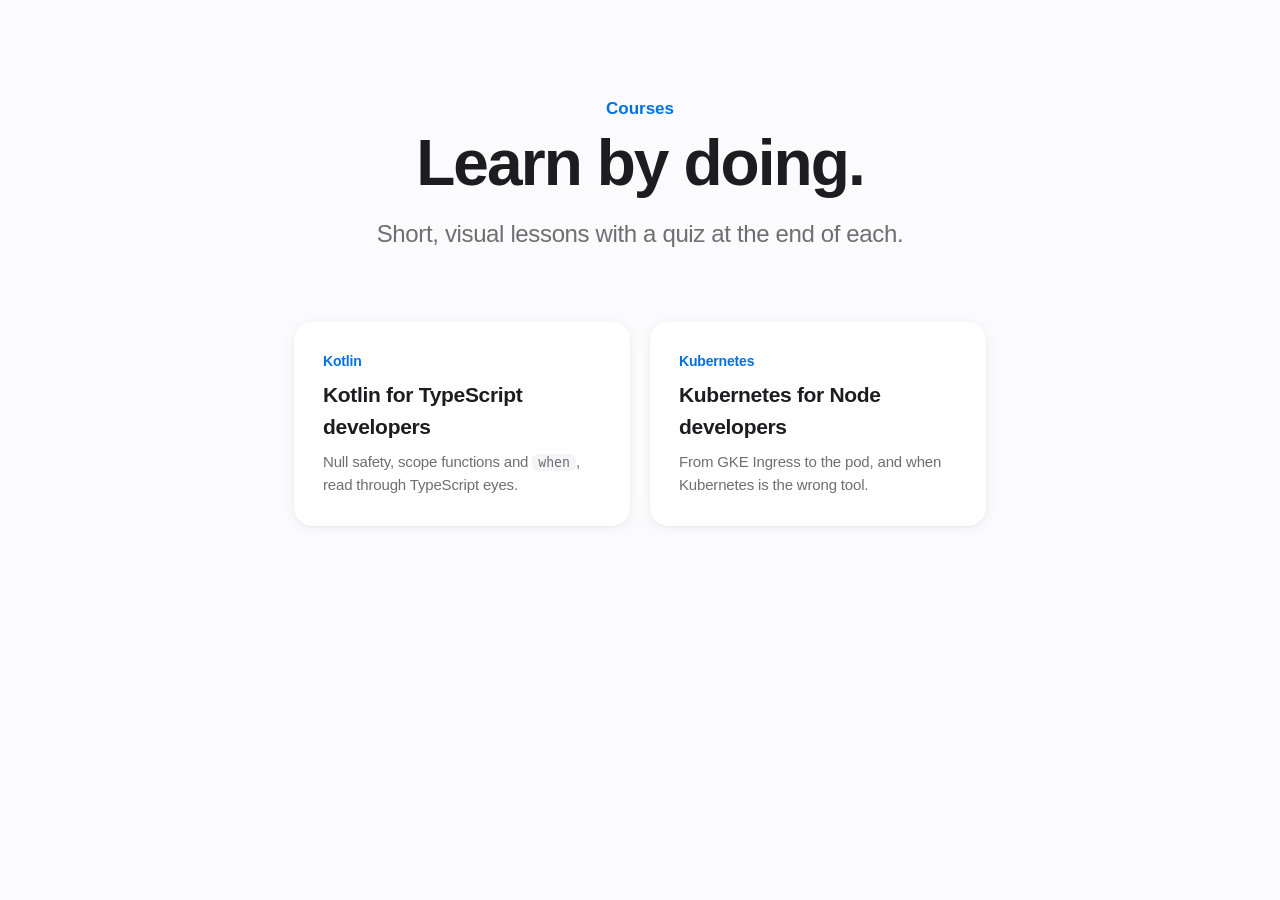
<file: index.html>
<!doctype html>
<html lang="en">
<head>
<meta charset="utf-8">
<meta name="viewport" content="width=device-width, initial-scale=1">
<title>Courses</title>
<link rel="stylesheet" href="assets/course.css">
</head>
<body>
<main>
<header class="hero">
  <p class="eyebrow">Courses</p>
  <h1>Learn by doing.</h1>
  <p class="lede">Short, visual lessons with a quiz at the end of each.</p>
</header>
<section class="prose">
  <div class="grid grid-2">
    <a class="card" href="kotlin/index.html">
      <div class="num">Kotlin</div>
      <h3>Kotlin for TypeScript developers</h3>
      <p>Null safety, scope functions and <code>when</code>, read through TypeScript eyes.</p>
    </a>
    <a class="card" href="kubernetes/index.html">
      <div class="num">Kubernetes</div>
      <h3>Kubernetes for Node developers</h3>
      <p>From GKE Ingress to the pod, and when Kubernetes is the wrong tool.</p>
    </a>
  </div>
</section>
</main>
</body>
</html>
</file>
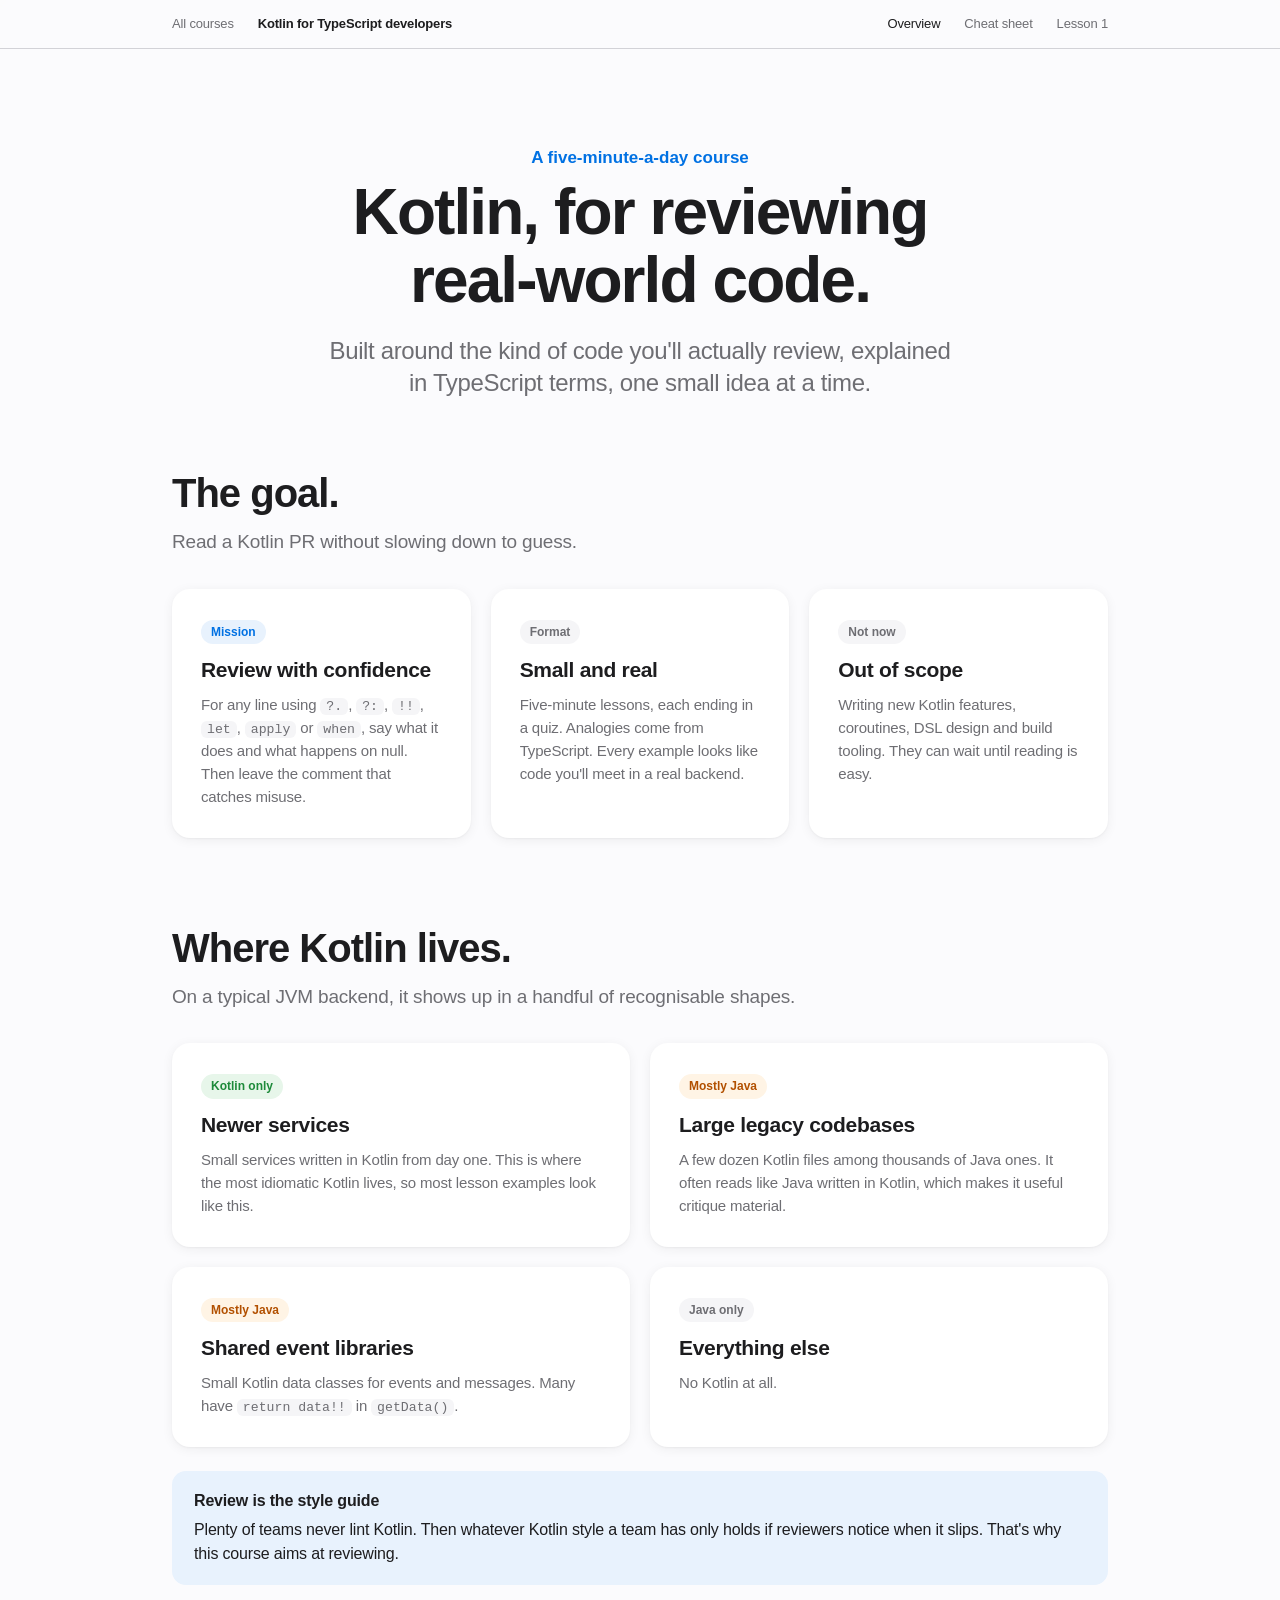
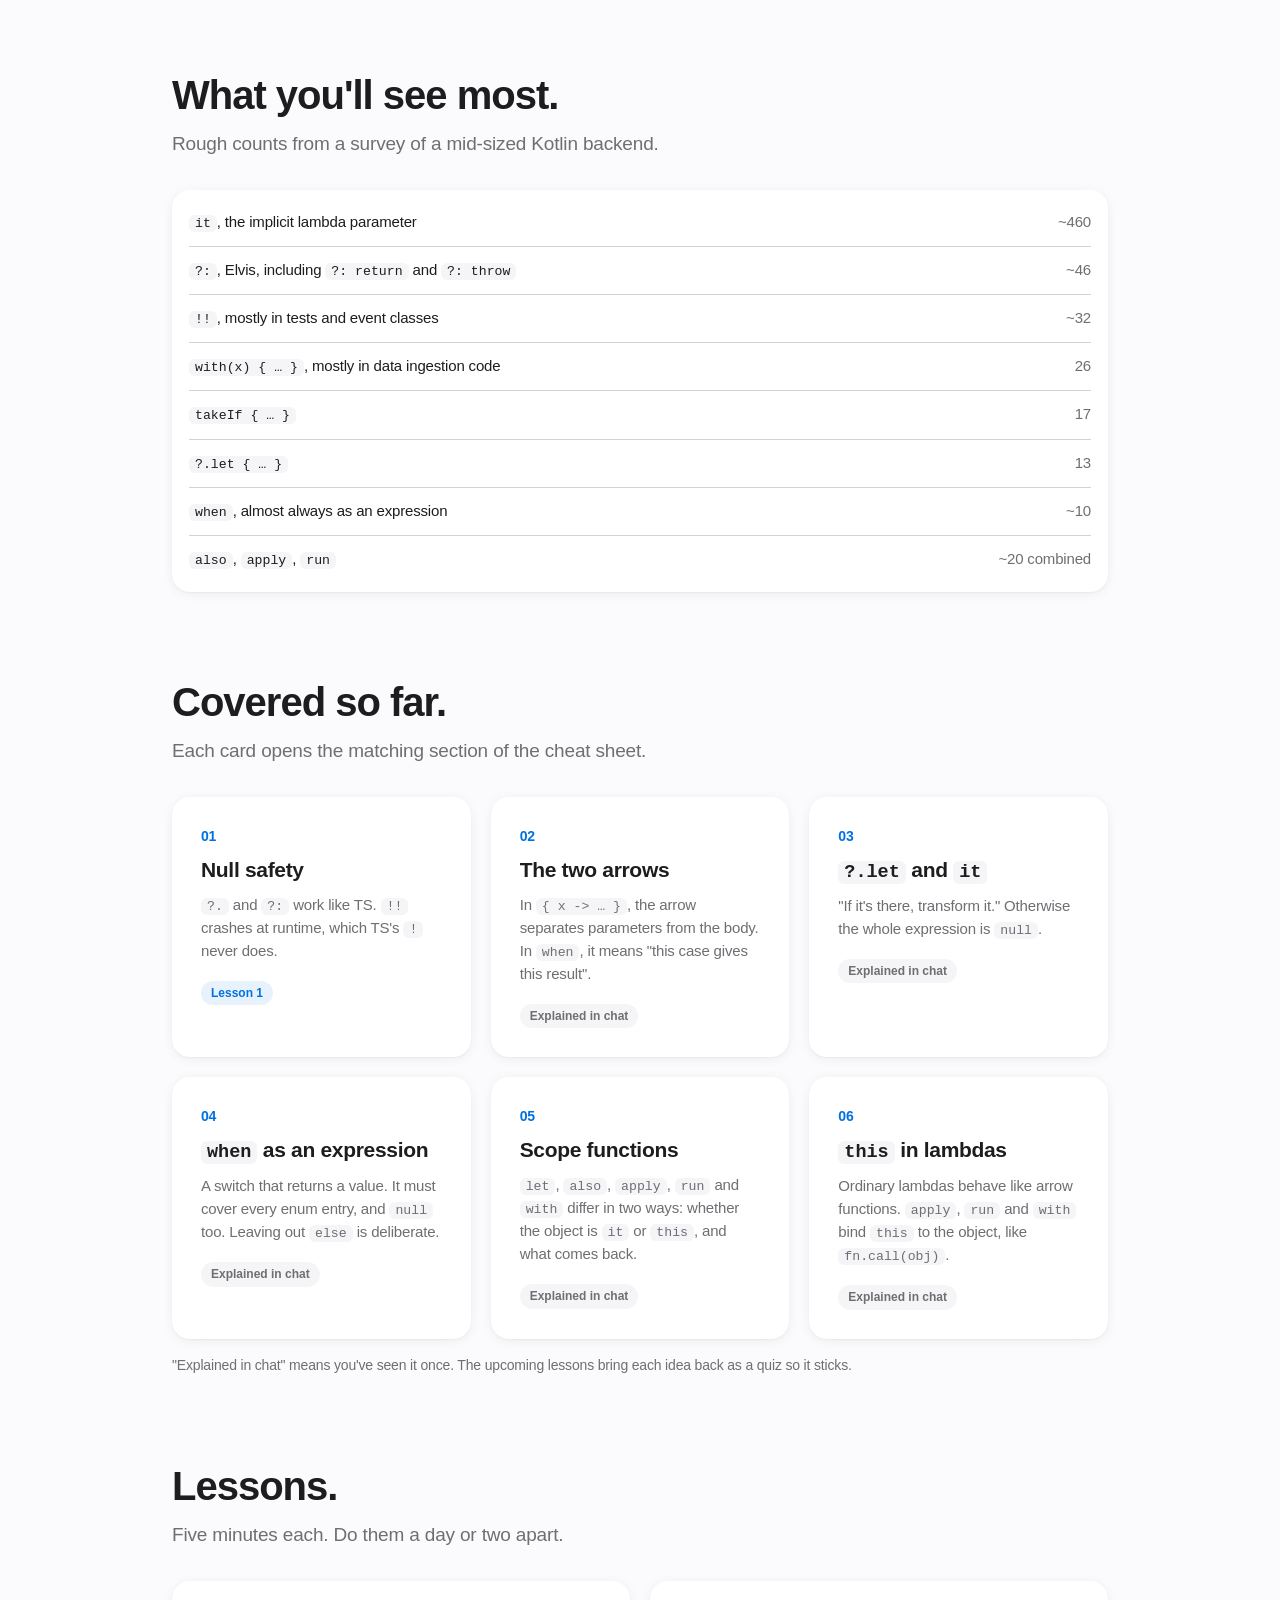
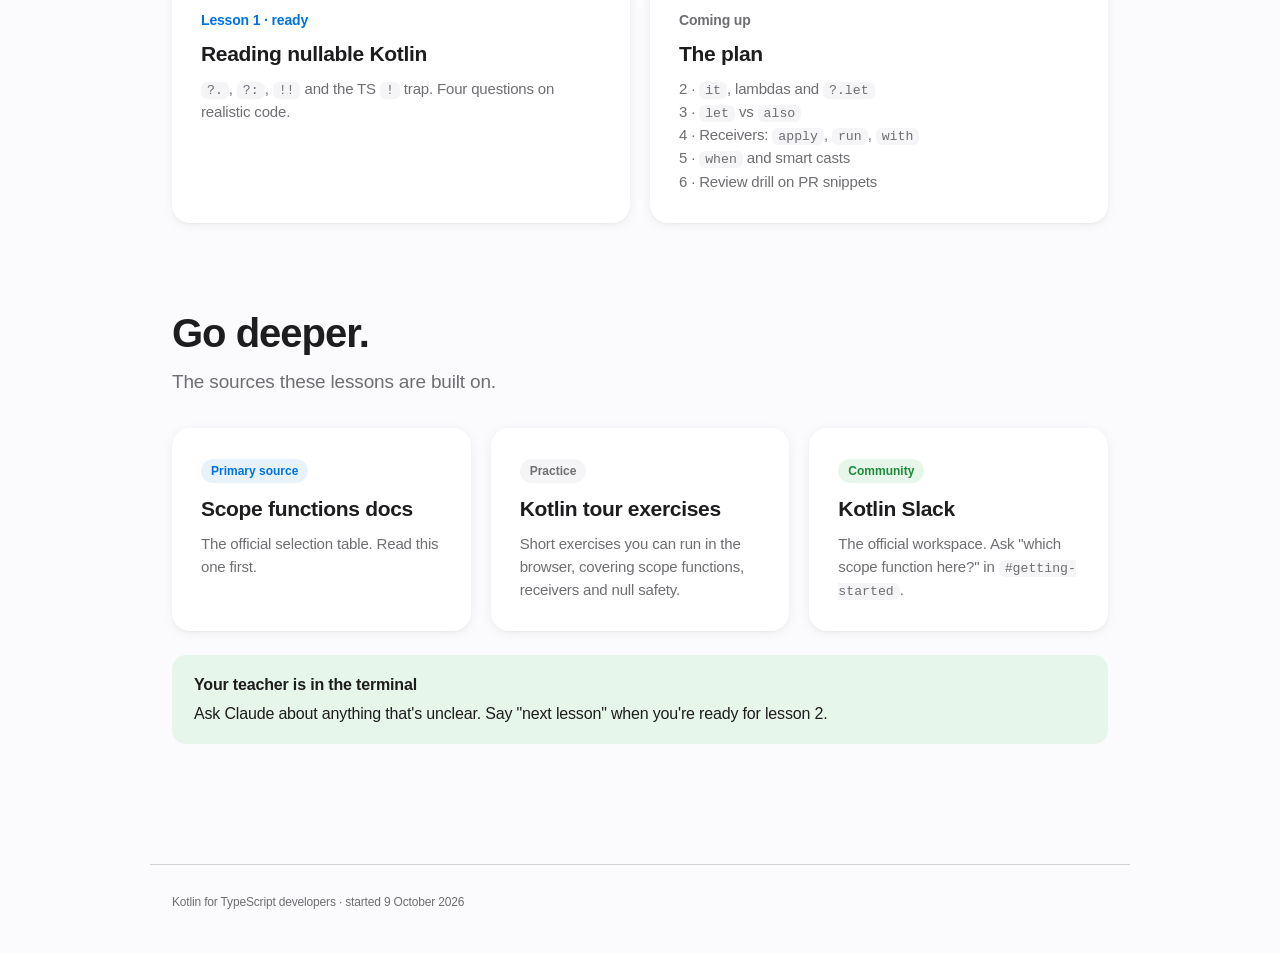
<file: kotlin/index.html>
<!doctype html>
<html lang="en">
<head>
<meta charset="utf-8">
<meta name="viewport" content="width=device-width, initial-scale=1">
<title>Kotlin for TypeScript developers</title>
<link rel="stylesheet" href="../assets/course.css">
</head>
<body>
<nav class="nav"><div class="nav-inner">
  <a href="../index.html">All courses</a>
  <a class="brand" href="index.html">Kotlin for TypeScript developers</a>
  <a class="current" href="index.html">Overview</a>
  <a href="reference/kotlin-cheatsheet.html">Cheat sheet</a>
  <a href="lessons/0001-reading-nullable-kotlin.html">Lesson 1</a>
</div></nav>

<main>
<header class="hero">
  <p class="eyebrow">A five-minute-a-day course</p>
  <h1>Kotlin, for reviewing<br>real-world code.</h1>
  <p class="lede">Built around the kind of code you'll actually review, explained in TypeScript terms, one small idea at a time.</p>
</header>

<section>
  <h2>The goal.</h2>
  <p class="sub">Read a Kotlin PR without slowing down to guess.</p>
  <div class="grid grid-3">
    <div class="card">
      <span class="pill blue">Mission</span>
      <h3>Review with confidence</h3>
      <p>For any line using <code>?.</code>, <code>?:</code>, <code>!!</code>, <code>let</code>, <code>apply</code> or <code>when</code>, say what it does and what happens on null. Then leave the comment that catches misuse.</p>
    </div>
    <div class="card">
      <span class="pill">Format</span>
      <h3>Small and real</h3>
      <p>Five-minute lessons, each ending in a quiz. Analogies come from TypeScript. Every example looks like code you'll meet in a real backend.</p>
    </div>
    <div class="card">
      <span class="pill">Not now</span>
      <h3>Out of scope</h3>
      <p>Writing new Kotlin features, coroutines, DSL design and build tooling. They can wait until reading is easy.</p>
    </div>
  </div>
</section>

<section>
  <h2>Where Kotlin lives.</h2>
  <p class="sub">On a typical JVM backend, it shows up in a handful of recognisable shapes.</p>
  <div class="grid grid-2">
    <div class="card">
      <span class="pill green">Kotlin only</span>
      <h3>Newer services</h3>
      <p>Small services written in Kotlin from day one. This is where the most idiomatic Kotlin lives, so most lesson examples look like this.</p>
    </div>
    <div class="card">
      <span class="pill orange">Mostly Java</span>
      <h3>Large legacy codebases</h3>
      <p>A few dozen Kotlin files among thousands of Java ones. It often reads like Java written in Kotlin, which makes it useful critique material.</p>
    </div>
    <div class="card">
      <span class="pill orange">Mostly Java</span>
      <h3>Shared event libraries</h3>
      <p>Small Kotlin data classes for events and messages. Many have <code>return data!!</code> in <code>getData()</code>.</p>
    </div>
    <div class="card">
      <span class="pill">Java only</span>
      <h3>Everything else</h3>
      <p>No Kotlin at all.</p>
    </div>
  </div>
  <div class="callout">
    <span class="label">Review is the style guide</span>
    Plenty of teams never lint Kotlin. Then whatever Kotlin style a team has only holds if reviewers notice when it slips. That's why this course aims at reviewing.
  </div>
</section>

<section>
  <h2>What you'll see most.</h2>
  <p class="sub">Rough counts from a survey of a mid-sized Kotlin backend.</p>
  <div class="card table-card">
    <ul class="rank">
      <li><span><code>it</code>, the implicit lambda parameter</span><span class="n">~460</span></li>
      <li><span><code>?:</code>, Elvis, including <code>?: return</code> and <code>?: throw</code></span><span class="n">~46</span></li>
      <li><span><code>!!</code>, mostly in tests and event classes</span><span class="n">~32</span></li>
      <li><span><code>with(x) { … }</code>, mostly in data ingestion code</span><span class="n">26</span></li>
      <li><span><code>takeIf { … }</code></span><span class="n">17</span></li>
      <li><span><code>?.let { … }</code></span><span class="n">13</span></li>
      <li><span><code>when</code>, almost always as an expression</span><span class="n">~10</span></li>
      <li><span><code>also</code>, <code>apply</code>, <code>run</code></span><span class="n">~20 combined</span></li>
    </ul>
  </div>
</section>

<section>
  <h2>Covered so far.</h2>
  <p class="sub">Each card opens the matching section of the cheat sheet.</p>
  <div class="grid grid-3">
    <a class="card" href="reference/kotlin-cheatsheet.html#null-safety">
      <div class="num">01</div>
      <h3>Null safety</h3>
      <p><code>?.</code> and <code>?:</code> work like TS. <code>!!</code> crashes at runtime, which TS's <code>!</code> never does.</p>
      <span class="pill blue">Lesson 1</span>
    </a>
    <a class="card" href="reference/kotlin-cheatsheet.html#arrows">
      <div class="num">02</div>
      <h3>The two arrows</h3>
      <p>In <code>{ x -> … }</code>, the arrow separates parameters from the body. In <code>when</code>, it means "this case gives this result".</p>
      <span class="pill">Explained in chat</span>
    </a>
    <a class="card" href="reference/kotlin-cheatsheet.html#let">
      <div class="num">03</div>
      <h3><code>?.let</code> and <code>it</code></h3>
      <p>"If it's there, transform it." Otherwise the whole expression is <code>null</code>.</p>
      <span class="pill">Explained in chat</span>
    </a>
    <a class="card" href="reference/kotlin-cheatsheet.html#when">
      <div class="num">04</div>
      <h3><code>when</code> as an expression</h3>
      <p>A switch that returns a value. It must cover every enum entry, and <code>null</code> too. Leaving out <code>else</code> is deliberate.</p>
      <span class="pill">Explained in chat</span>
    </a>
    <a class="card" href="reference/kotlin-cheatsheet.html#scope-functions">
      <div class="num">05</div>
      <h3>Scope functions</h3>
      <p><code>let</code>, <code>also</code>, <code>apply</code>, <code>run</code> and <code>with</code> differ in two ways: whether the object is <code>it</code> or <code>this</code>, and what comes back.</p>
      <span class="pill">Explained in chat</span>
    </a>
    <a class="card" href="reference/kotlin-cheatsheet.html#this">
      <div class="num">06</div>
      <h3><code>this</code> in lambdas</h3>
      <p>Ordinary lambdas behave like arrow functions. <code>apply</code>, <code>run</code> and <code>with</code> bind <code>this</code> to the object, like <code>fn.call(obj)</code>.</p>
      <span class="pill">Explained in chat</span>
    </a>
  </div>
  <p class="small muted" style="margin-top:16px">"Explained in chat" means you've seen it once. The upcoming lessons bring each idea back as a quiz so it sticks.</p>
</section>

<section>
  <h2>Lessons.</h2>
  <p class="sub">Five minutes each. Do them a day or two apart.</p>
  <div class="grid grid-2">
    <a class="card" href="lessons/0001-reading-nullable-kotlin.html">
      <div class="num">Lesson 1 · ready</div>
      <h3>Reading nullable Kotlin</h3>
      <p><code>?.</code>, <code>?:</code>, <code>!!</code> and the TS <code>!</code> trap. Four questions on realistic code.</p>
    </a>
    <div class="card">
      <div class="num" style="color:var(--text-2)">Coming up</div>
      <h3>The plan</h3>
      <p>2 · <code>it</code>, lambdas and <code>?.let</code><br>3 · <code>let</code> vs <code>also</code><br>4 · Receivers: <code>apply</code>, <code>run</code>, <code>with</code><br>5 · <code>when</code> and smart casts<br>6 · Review drill on PR snippets</p>
    </div>
  </div>
</section>

<section>
  <h2>Go deeper.</h2>
  <p class="sub">The sources these lessons are built on.</p>
  <div class="grid grid-3">
    <a class="card" href="https://kotlinlang.org/docs/scope-functions.html#function-selection">
      <span class="pill blue">Primary source</span>
      <h3>Scope functions docs</h3>
      <p>The official selection table. Read this one first.</p>
    </a>
    <a class="card" href="https://kotlinlang.org/docs/kotlin-tour-intermediate-scope-functions.html">
      <span class="pill">Practice</span>
      <h3>Kotlin tour exercises</h3>
      <p>Short exercises you can run in the browser, covering scope functions, receivers and null safety.</p>
    </a>
    <a class="card" href="https://surveys.jetbrains.com/s3/kotlin-slack-sign-up">
      <span class="pill green">Community</span>
      <h3>Kotlin Slack</h3>
      <p>The official workspace. Ask "which scope function here?" in <code>#getting-started</code>.</p>
    </a>
  </div>
  <div class="callout good">
    <span class="label">Your teacher is in the terminal</span>
    Ask Claude about anything that's unclear. Say "next lesson" when you're ready for lesson 2.
  </div>
</section>
</main>

<footer>Kotlin for TypeScript developers · started 9 October 2026</footer>
</body>
</html>
</file>
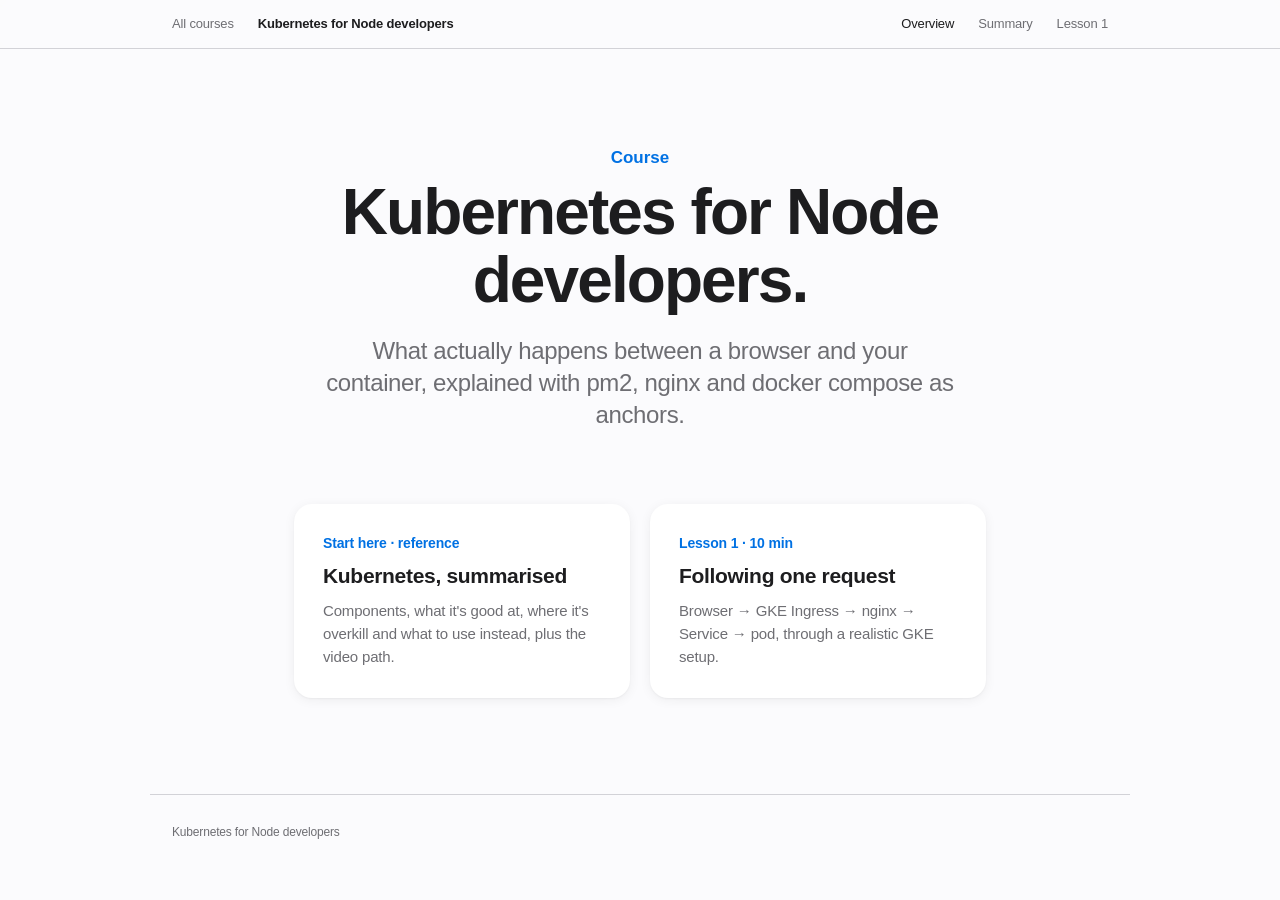
<file: kubernetes/index.html>
<!doctype html>
<html lang="en">
<head>
<meta charset="utf-8">
<meta name="viewport" content="width=device-width, initial-scale=1">
<title>Kubernetes for Node developers</title>
<link rel="stylesheet" href="../assets/course.css">
</head>
<body>
<nav class="nav"><div class="nav-inner">
  <a href="../index.html">All courses</a>
  <a class="brand" href="index.html">Kubernetes for Node developers</a>
  <a class="current" href="index.html">Overview</a>
  <a href="reference/kubernetes-summary.html">Summary</a>
  <a href="lessons/0001-following-a-request.html">Lesson 1</a>
</div></nav>
<main>
<header class="hero">
  <p class="eyebrow">Course</p>
  <h1>Kubernetes for Node developers.</h1>
  <p class="lede">What actually happens between a browser and your container, explained with pm2, nginx and docker compose as anchors.</p>
</header>
<section class="prose">
  <div class="grid grid-2">
    <a class="card" href="reference/kubernetes-summary.html">
      <div class="num">Start here · reference</div>
      <h3>Kubernetes, summarised</h3>
      <p>Components, what it's good at, where it's overkill and what to use instead, plus the video path.</p>
    </a>
    <a class="card" href="lessons/0001-following-a-request.html">
      <div class="num">Lesson 1 · 10 min</div>
      <h3>Following one request</h3>
      <p>Browser → GKE Ingress → nginx → Service → pod, through a realistic GKE setup.</p>
    </a>
  </div>
</section>
</main>
<footer>Kubernetes for Node developers</footer>
</body>
</html>
</file>
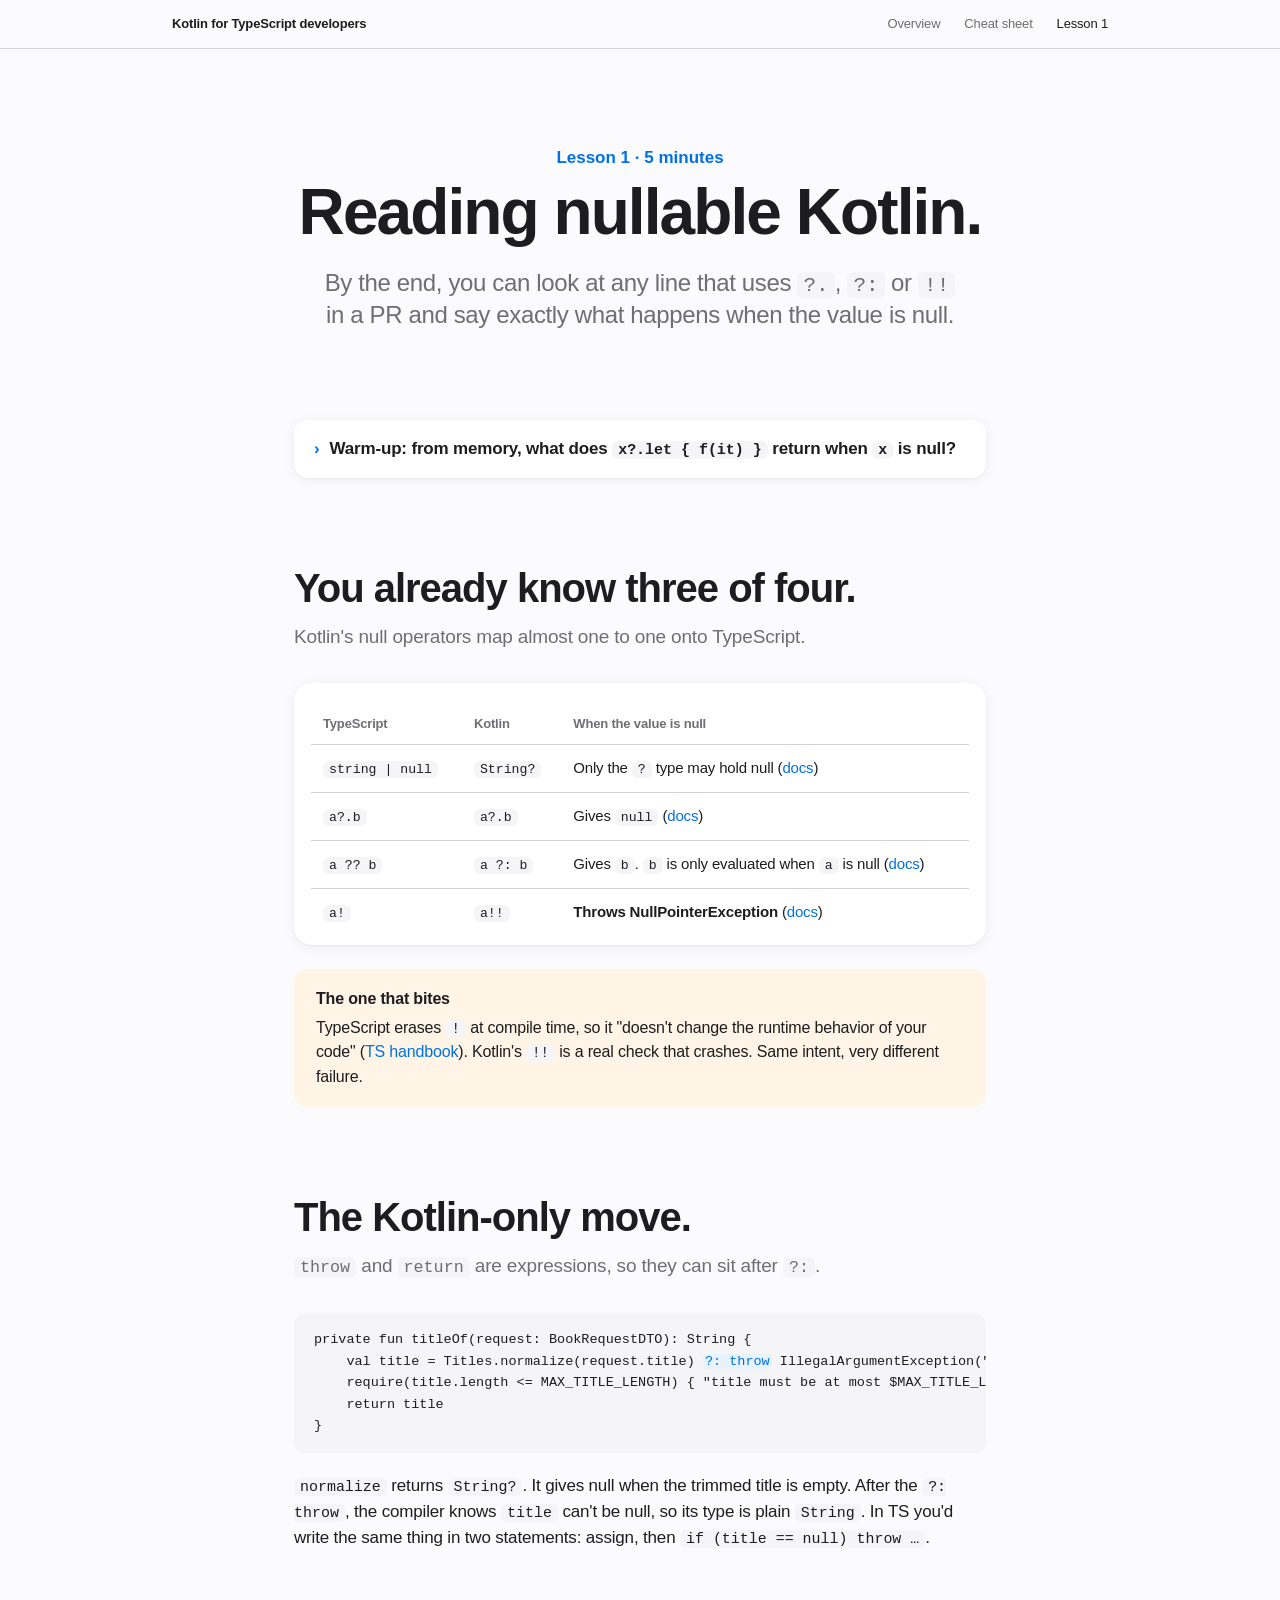
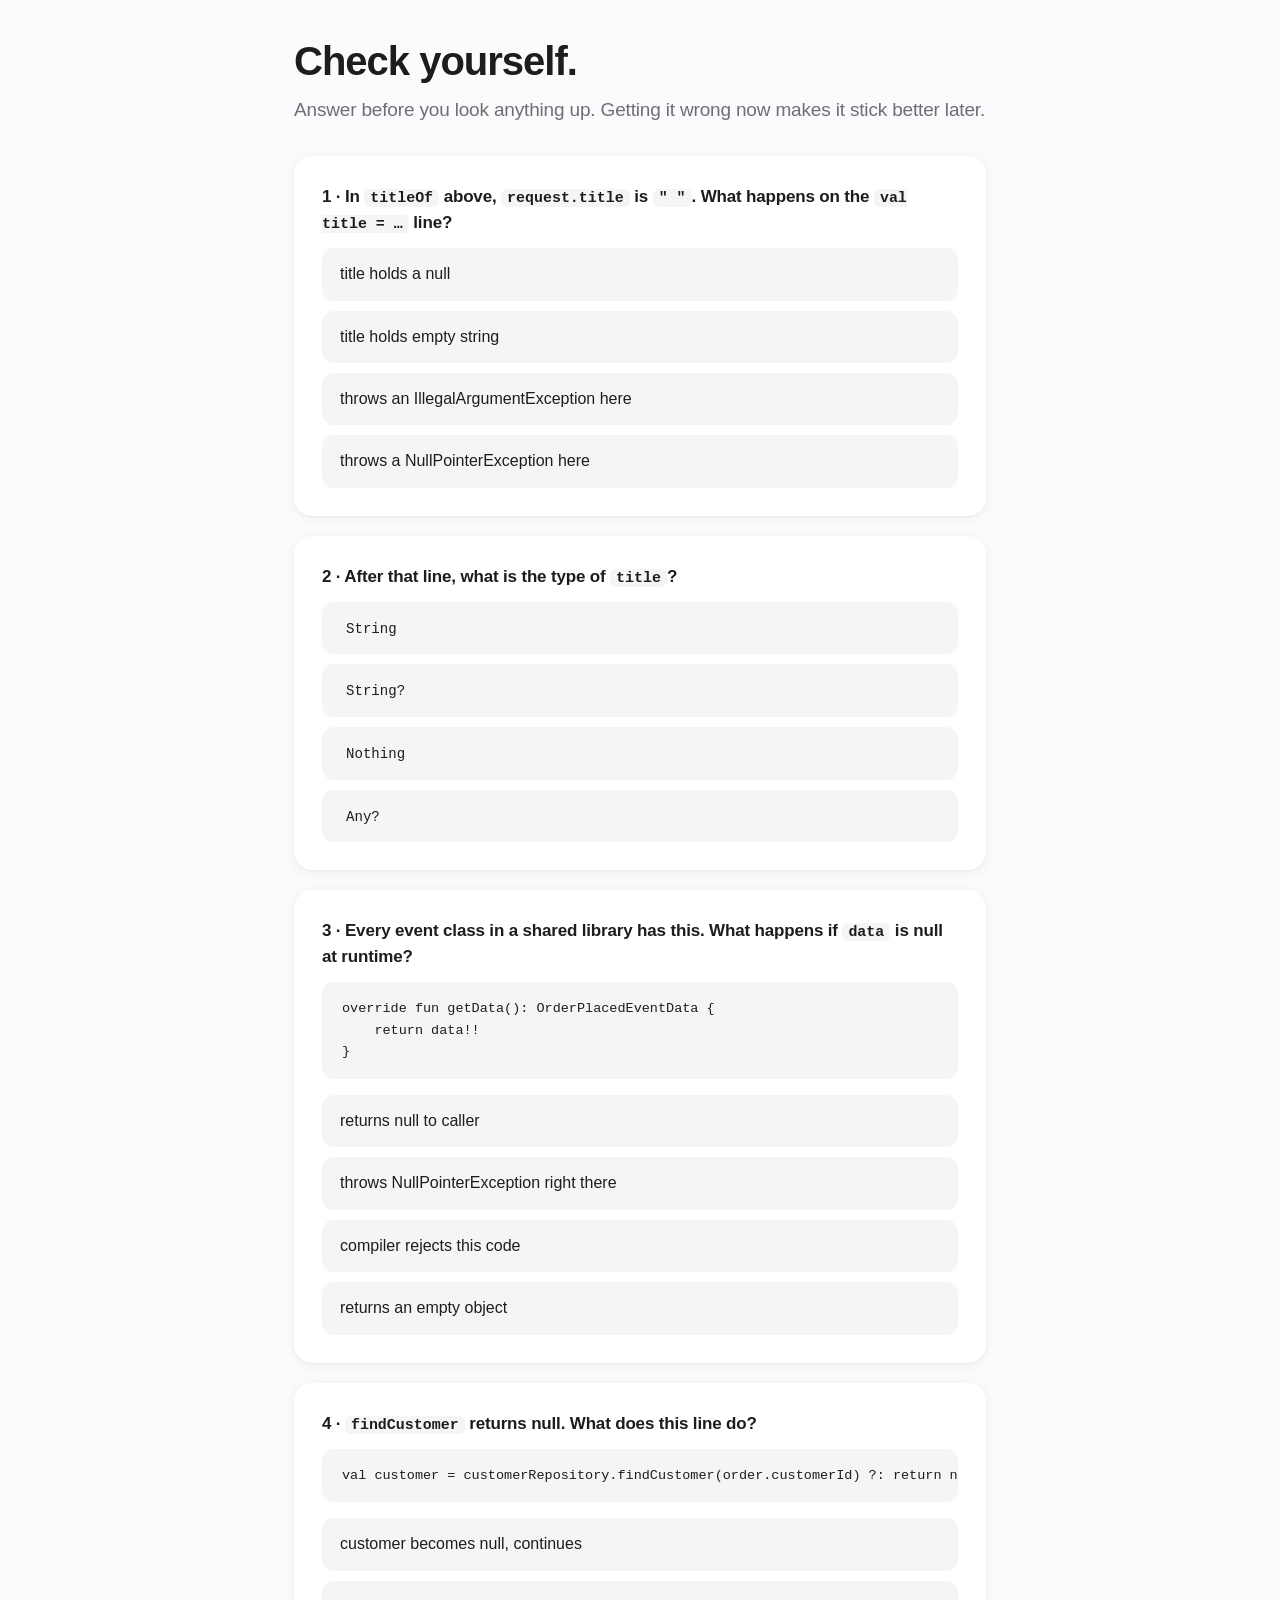
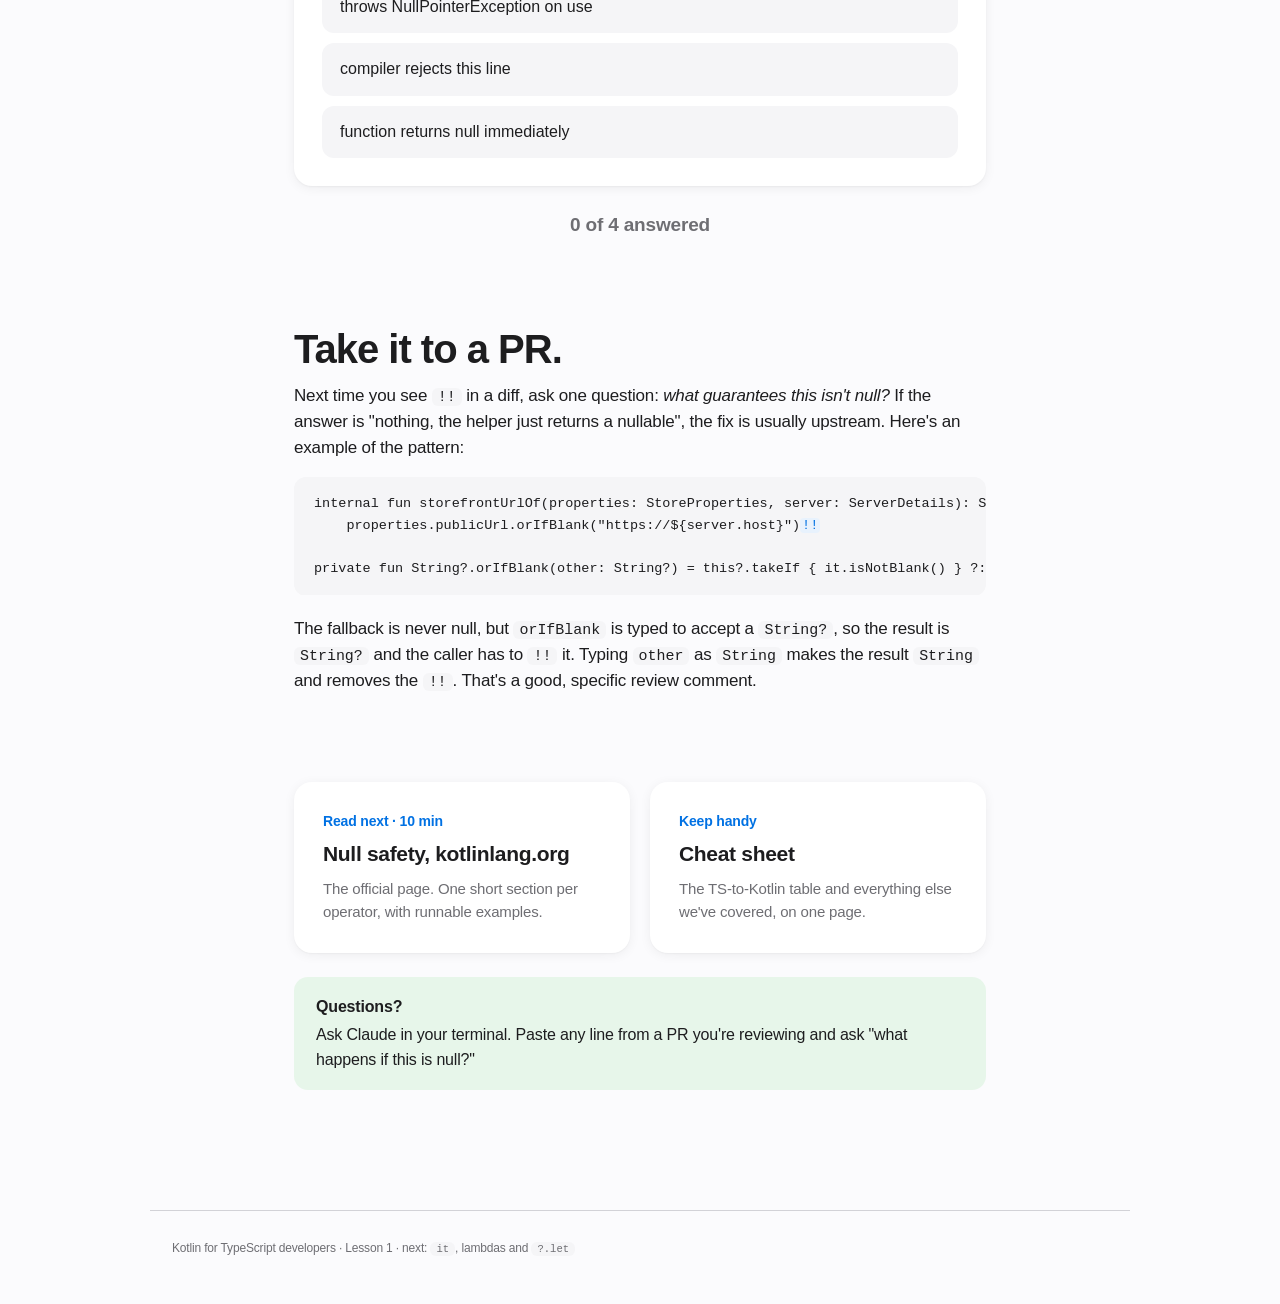
<file: kotlin/lessons/0001-reading-nullable-kotlin.html>
<!doctype html>
<html lang="en">
<head>
<meta charset="utf-8">
<meta name="viewport" content="width=device-width, initial-scale=1">
<title>Lesson 1 · Reading nullable Kotlin</title>
<link rel="stylesheet" href="../../assets/course.css">
<script src="../../assets/quiz.js" defer></script>
</head>
<body>
<nav class="nav"><div class="nav-inner">
  <a class="brand" href="../index.html">Kotlin for TypeScript developers</a>
  <a href="../index.html">Overview</a>
  <a href="../reference/kotlin-cheatsheet.html">Cheat sheet</a>
  <a class="current" href="0001-reading-nullable-kotlin.html">Lesson 1</a>
</div></nav>

<main>
<header class="hero">
  <p class="eyebrow">Lesson 1 · 5 minutes</p>
  <h1>Reading nullable Kotlin.</h1>
  <p class="lede">By the end, you can look at any line that uses <code>?.</code>, <code>?:</code> or <code>!!</code> in a PR and say exactly what happens when the value is null.</p>
</header>

<section class="prose">
  <details>
    <summary>Warm-up: from memory, what does <code>x?.let { f(it) }</code> return when <code>x</code> is null?</summary>
    <p><code>null</code>. The <code>?.</code> stops the chain before <code>let</code> runs, so <code>f</code> is never called. When <code>x</code> isn't null, you get whatever <code>f(x)</code> returns.</p>
  </details>
</section>

<section class="prose">
  <h2>You already know three of four.</h2>
  <p class="sub">Kotlin's null operators map almost one to one onto TypeScript.</p>
  <div class="card table-card">
  <table>
    <tr><th>TypeScript</th><th>Kotlin</th><th>When the value is null</th></tr>
    <tr><td><code>string | null</code></td><td><code>String?</code></td><td>Only the <code>?</code> type may hold null (<a href="https://kotlinlang.org/docs/null-safety.html#nullable-types-and-non-nullable-types">docs</a>)</td></tr>
    <tr><td><code>a?.b</code></td><td><code>a?.b</code></td><td>Gives <code>null</code> (<a href="https://kotlinlang.org/docs/null-safety.html#safe-call-operator">docs</a>)</td></tr>
    <tr><td><code>a ?? b</code></td><td><code>a ?: b</code></td><td>Gives <code>b</code>. <code>b</code> is only evaluated when <code>a</code> is null (<a href="https://kotlinlang.org/docs/null-safety.html#elvis-operator">docs</a>)</td></tr>
    <tr><td><code>a!</code></td><td><code>a!!</code></td><td><strong>Throws NullPointerException</strong> (<a href="https://kotlinlang.org/docs/null-safety.html#not-null-assertion-operator">docs</a>)</td></tr>
  </table>
  </div>
  <div class="callout warn">
    <span class="label">The one that bites</span>
    TypeScript erases <code>!</code> at compile time, so it "doesn't change the runtime behavior of your code" (<a href="https://www.typescriptlang.org/docs/handbook/2/everyday-types.html#non-null-assertion-operator-postfix-">TS handbook</a>). Kotlin's <code>!!</code> is a real check that crashes. Same intent, very different failure.
  </div>
</section>

<section class="prose">
  <h2>The Kotlin-only move.</h2>
  <p class="sub"><code>throw</code> and <code>return</code> are expressions, so they can sit after <code>?:</code>.</p>
  <pre><code>private fun titleOf(request: BookRequestDTO): String {
    val title = Titles.normalize(request.title) <mark>?: throw</mark> IllegalArgumentException("title must not be blank")
    require(title.length <= MAX_TITLE_LENGTH) { "title must be at most $MAX_TITLE_LENGTH characters" }
    return title
}</code></pre>
  <p><code>normalize</code> returns <code>String?</code>. It gives null when the trimmed title is empty. After the <code>?: throw</code>, the compiler knows <code>title</code> can't be null, so its type is plain <code>String</code>. In TS you'd write the same thing in two statements: assign, then <code>if (title == null) throw …</code>.</p>
</section>

<section class="prose">
  <h2>Check yourself.</h2>
  <p class="sub">Answer before you look anything up. Getting it wrong now makes it stick better later.</p>

  <div class="quiz" data-answer="2">
    <p class="q">1 · In <code>titleOf</code> above, <code>request.title</code> is <code>"   "</code>. What happens on the <code>val title = …</code> line?</p>
    <ol class="options">
      <li><button>title holds a null</button></li>
      <li><button>title holds empty string</button></li>
      <li><button>throws an IllegalArgumentException here</button></li>
      <li><button>throws a NullPointerException here</button></li>
    </ol>
    <div class="feedback">The trimmed title is empty, so <code>normalize</code> returns <code>null</code>. The right side of <code>?:</code> runs, and that's the <code>throw</code>. Nothing is dereferenced, so there's no NPE.</div>
  </div>

  <div class="quiz" data-answer="0">
    <p class="q">2 · After that line, what is the type of <code>title</code>?</p>
    <ol class="options">
      <li><button><code>String</code></button></li>
      <li><button><code>String?</code></button></li>
      <li><button><code>Nothing</code></button></li>
      <li><button><code>Any?</code></button></li>
    </ol>
    <div class="feedback">The only way past the line with a value is the non-null branch, so Kotlin types it <code>String</code>. That's why the next line can call <code>title.length</code> without <code>?.</code>. (<code>Nothing</code> is the type of the <code>throw</code> itself, which is how this works under the hood.)</div>
  </div>

  <div class="quiz" data-answer="1">
    <p class="q">3 · Every event class in a shared library has this. What happens if <code>data</code> is null at runtime?</p>
    <pre><code>override fun getData(): OrderPlacedEventData {
    return data!!
}</code></pre>
    <ol class="options">
      <li><button>returns null to caller</button></li>
      <li><button>throws NullPointerException right there</button></li>
      <li><button>compiler rejects this code</button></li>
      <li><button>returns an empty object</button></li>
    </ol>
    <div class="feedback">This is the TS-intuition trap. If you read <code>!!</code> like TS's <code>!</code>, you'd expect null to slip through. Kotlin checks it and throws on the spot. Here <code>data</code> is nullable only so the JSON deserialiser can build an empty event; the <code>!!</code> says "by the time anyone calls this, it's set".</div>
  </div>

  <div class="quiz" data-answer="3">
    <p class="q">4 · <code>findCustomer</code> returns null. What does this line do?</p>
    <pre><code>val customer = customerRepository.findCustomer(order.customerId) ?: return null</code></pre>
    <ol class="options">
      <li><button>customer becomes null, continues</button></li>
      <li><button>throws NullPointerException on use</button></li>
      <li><button>compiler rejects this line</button></li>
      <li><button>function returns null immediately</button></li>
    </ol>
    <div class="feedback"><code>?: return null</code> is a guard clause. The enclosing function <code>shippingLabelFor</code> exits with <code>null</code>, and on every later line <code>customer</code> is non-null.</div>
  </div>

  <p class="quiz-score"></p>
</section>

<section class="prose">
  <h2>Take it to a PR.</h2>
  <p>Next time you see <code>!!</code> in a diff, ask one question: <em>what guarantees this isn't null?</em> If the answer is "nothing, the helper just returns a nullable", the fix is usually upstream. Here's an example of the pattern:</p>
  <pre><code>internal fun storefrontUrlOf(properties: StoreProperties, server: ServerDetails): String =
    properties.publicUrl.orIfBlank("https://${server.host}")<mark>!!</mark>

private fun String?.orIfBlank(other: String?) = this?.takeIf { it.isNotBlank() } ?: other</code></pre>
  <p>The fallback is never null, but <code>orIfBlank</code> is typed to accept a <code>String?</code>, so the result is <code>String?</code> and the caller has to <code>!!</code> it. Typing <code>other</code> as <code>String</code> makes the result <code>String</code> and removes the <code>!!</code>. That's a good, specific review comment.</p>
</section>

<section class="prose">
  <div class="grid grid-2">
    <a class="card" href="https://kotlinlang.org/docs/null-safety.html">
      <div class="num">Read next · 10 min</div>
      <h3>Null safety, kotlinlang.org</h3>
      <p>The official page. One short section per operator, with runnable examples.</p>
    </a>
    <a class="card" href="../reference/kotlin-cheatsheet.html#null-safety">
      <div class="num">Keep handy</div>
      <h3>Cheat sheet</h3>
      <p>The TS-to-Kotlin table and everything else we've covered, on one page.</p>
    </a>
  </div>
  <div class="callout good">
    <span class="label">Questions?</span>
    Ask Claude in your terminal. Paste any line from a PR you're reviewing and ask "what happens if this is null?"
  </div>
</section>
</main>

<footer>Kotlin for TypeScript developers · Lesson 1 · next: <code>it</code>, lambdas and <code>?.let</code></footer>
</body>
</html>
</file>
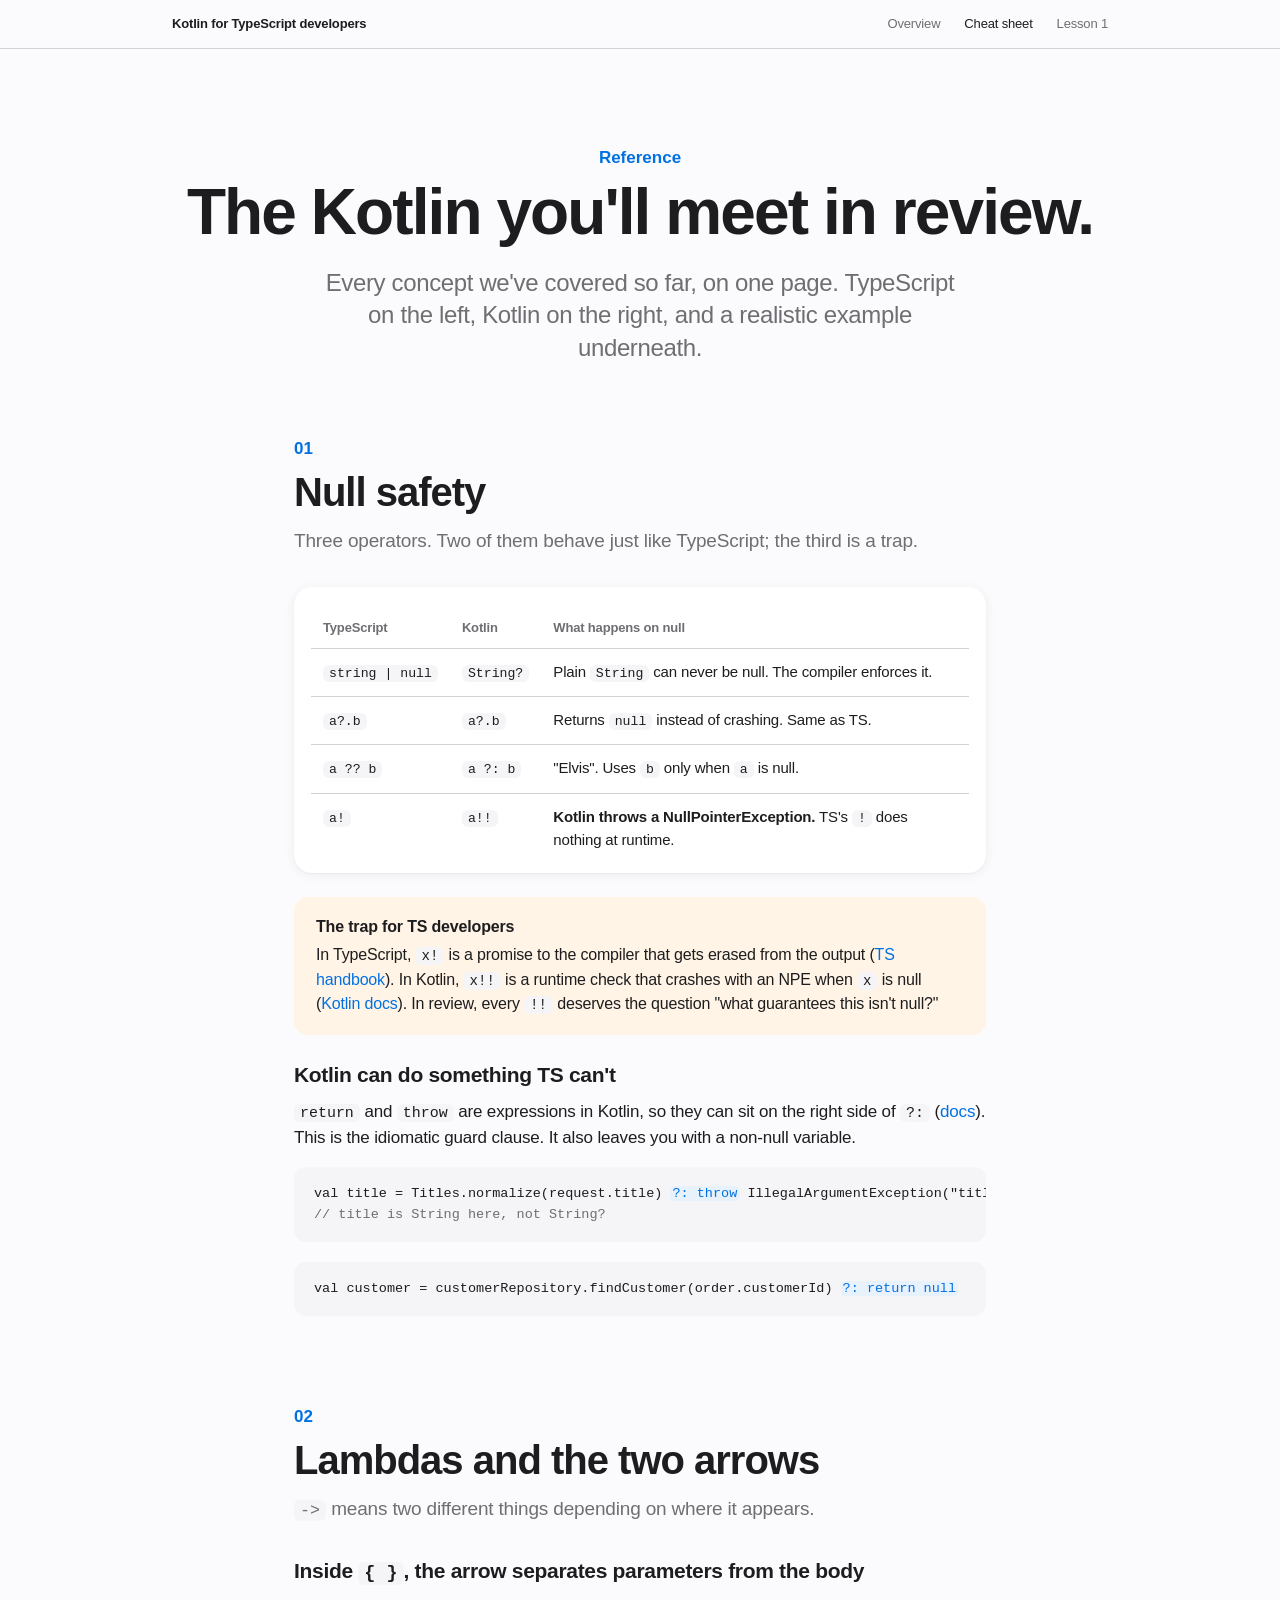
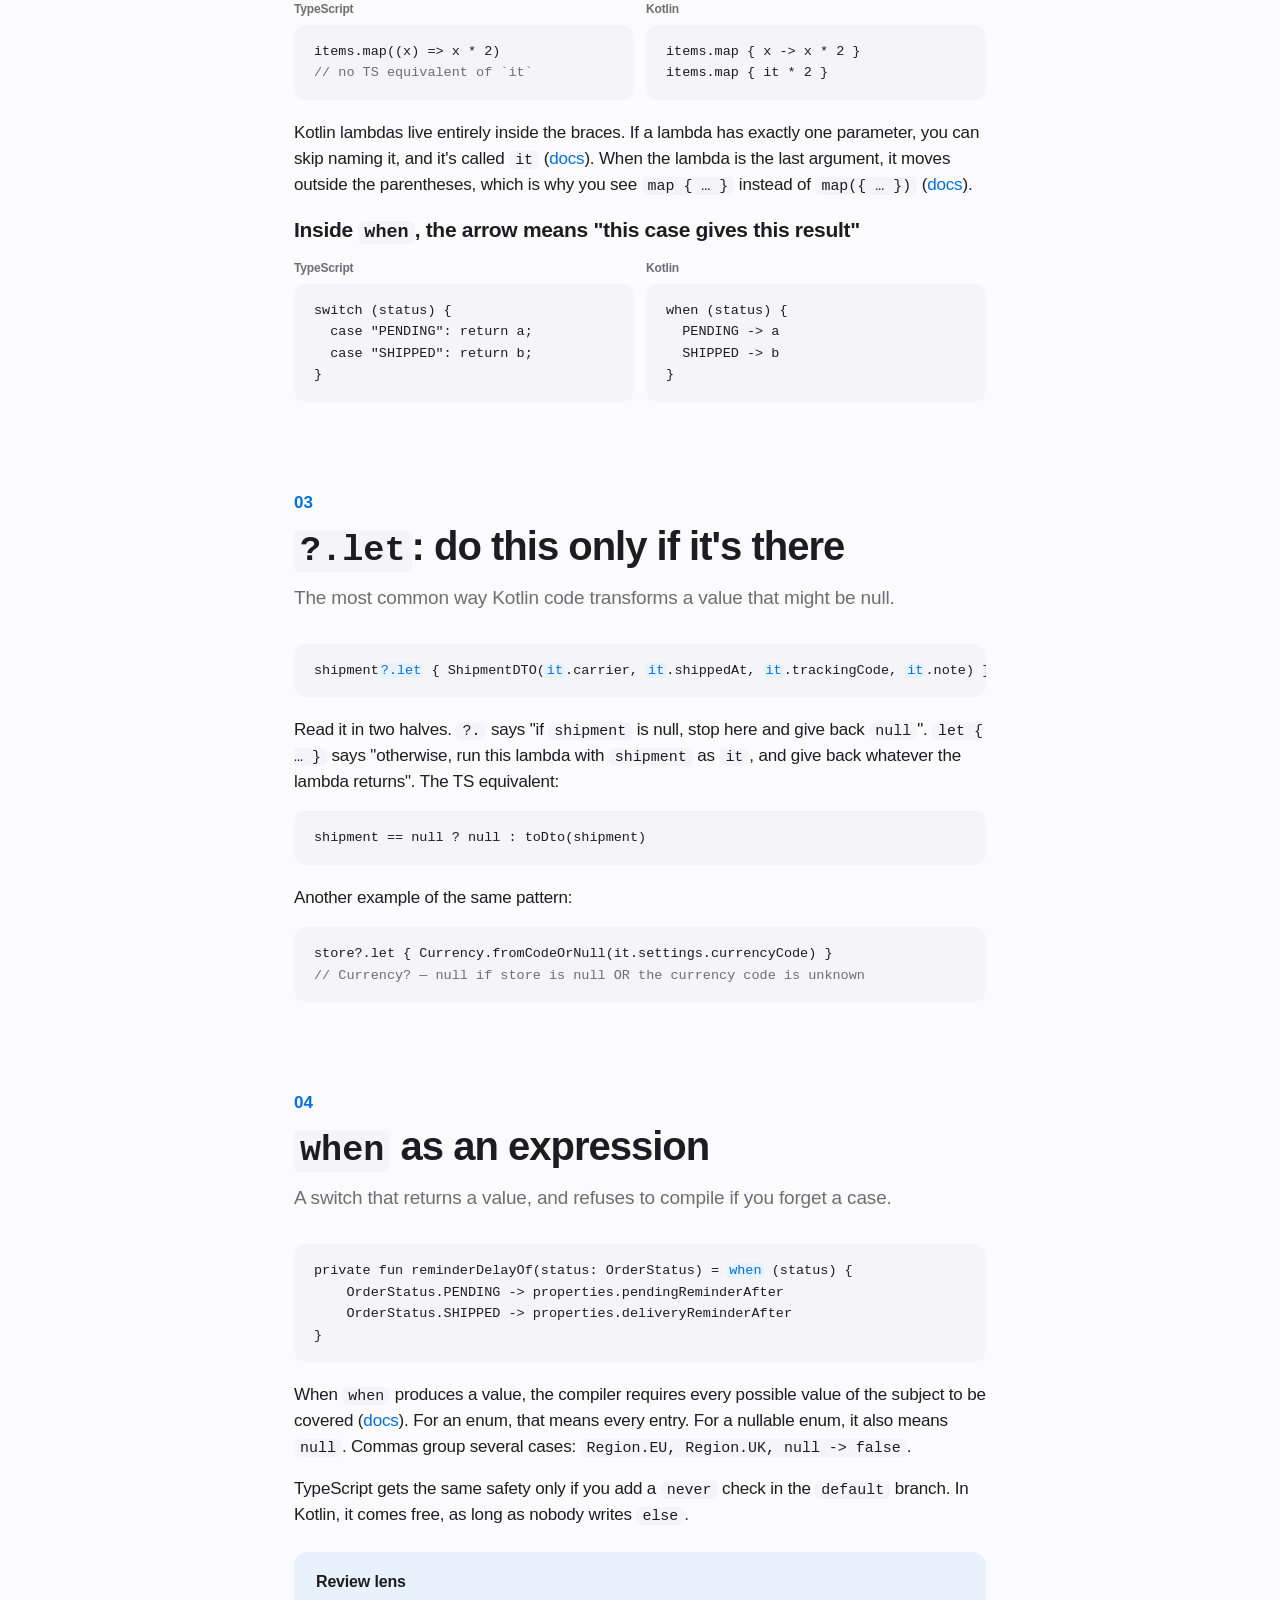
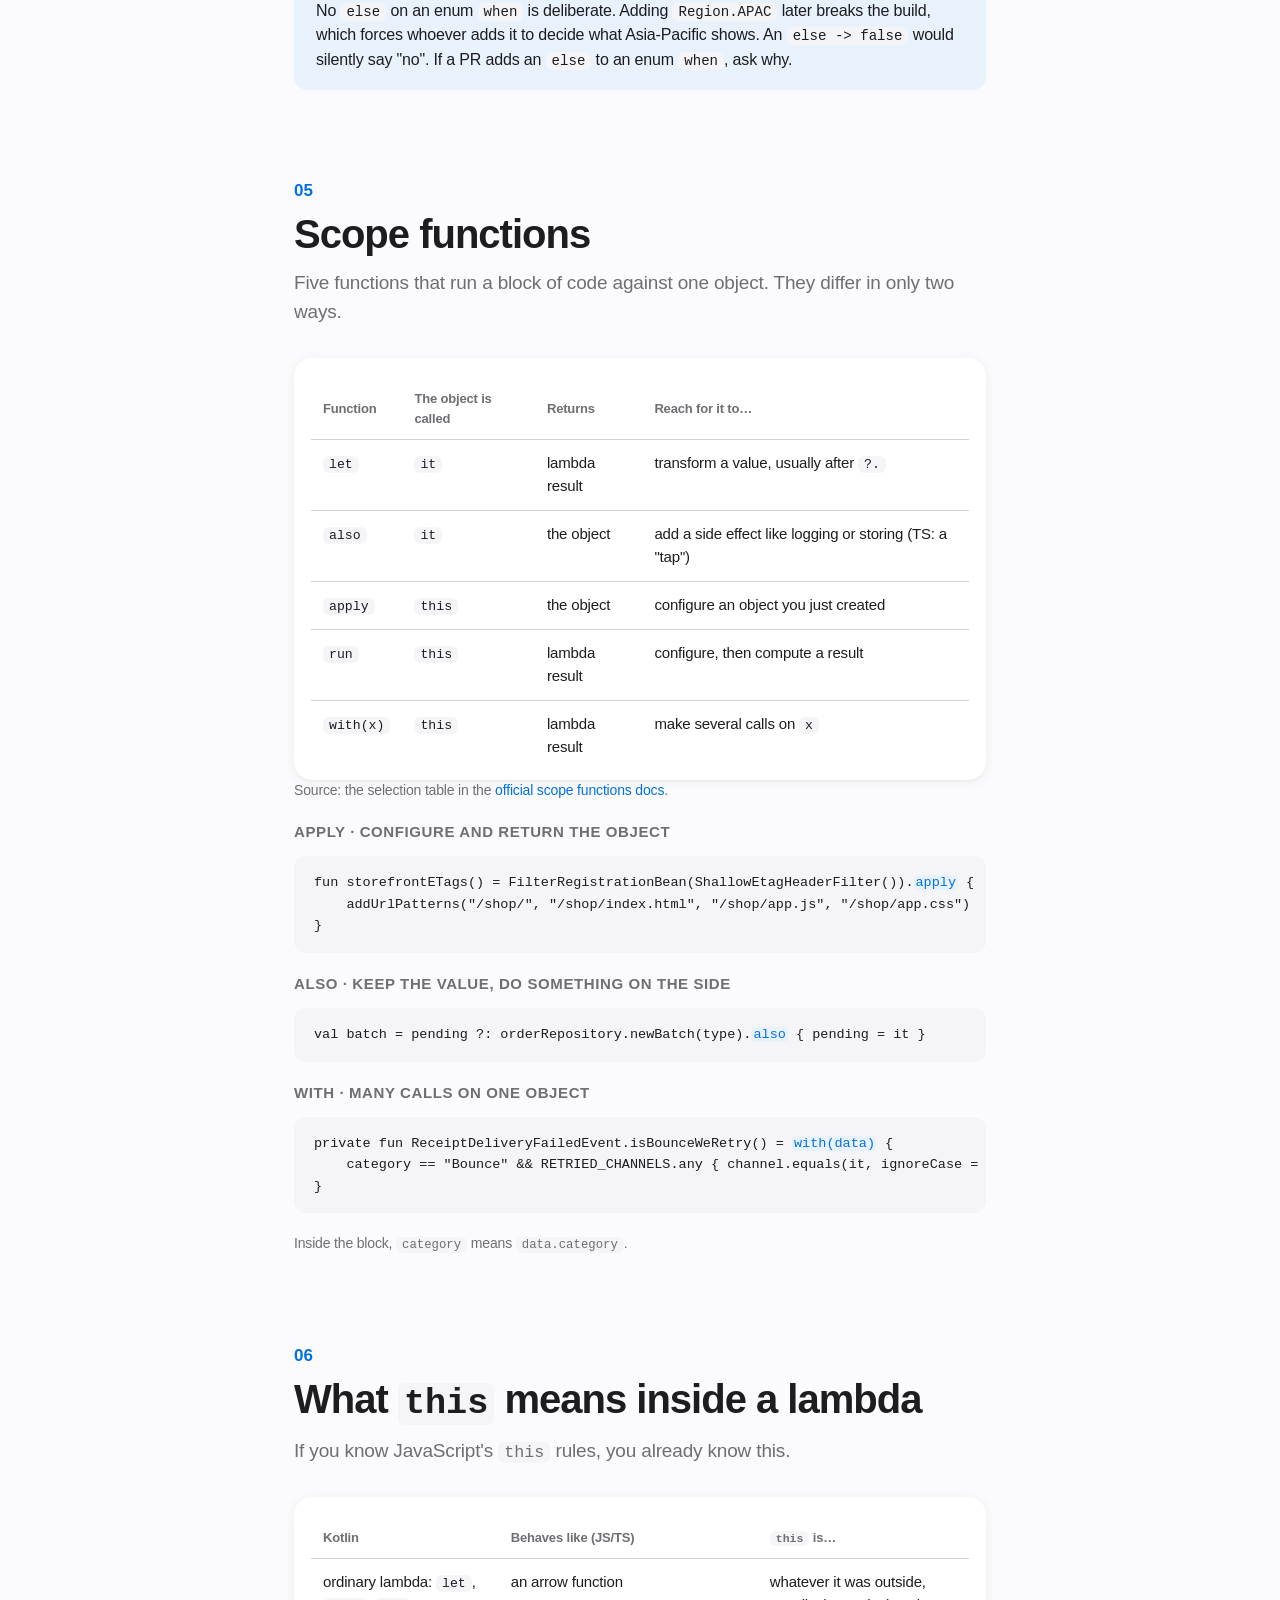
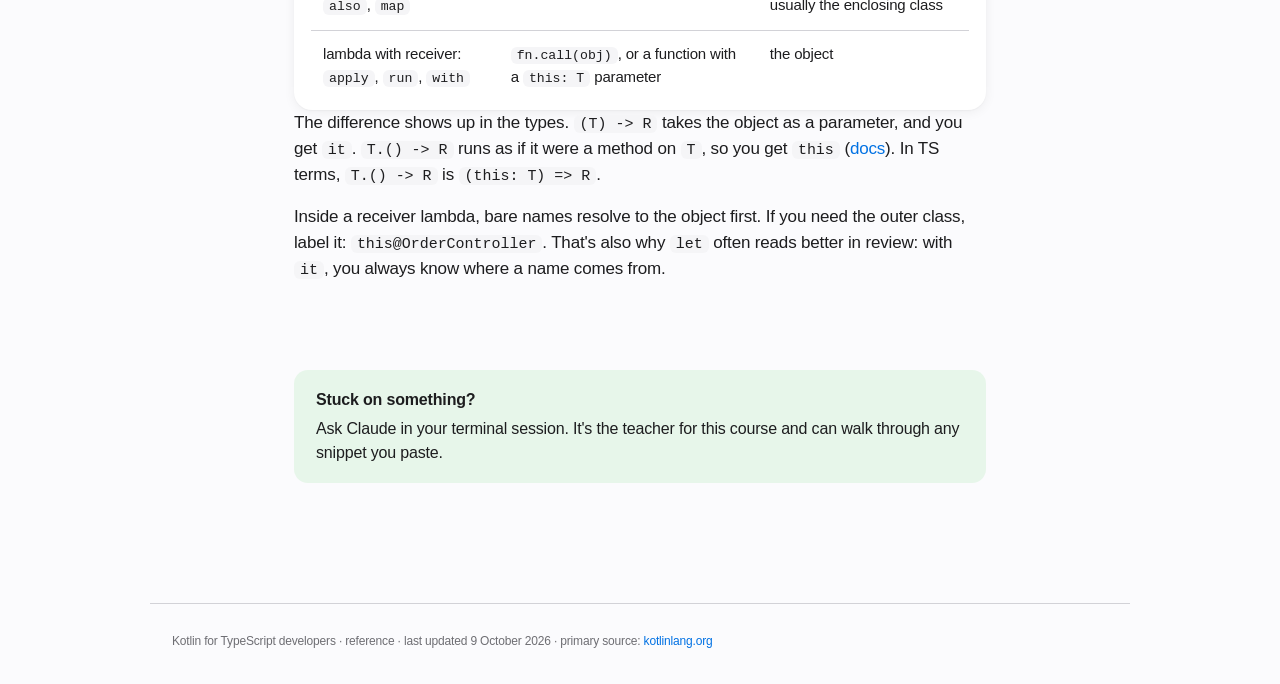
<file: kotlin/reference/kotlin-cheatsheet.html>
<!doctype html>
<html lang="en">
<head>
<meta charset="utf-8">
<meta name="viewport" content="width=device-width, initial-scale=1">
<title>Kotlin cheat sheet: nulls, lambdas, scope functions, when</title>
<link rel="stylesheet" href="../../assets/course.css">
</head>
<body>
<nav class="nav"><div class="nav-inner">
  <a class="brand" href="../index.html">Kotlin for TypeScript developers</a>
  <a href="../index.html">Overview</a>
  <a class="current" href="kotlin-cheatsheet.html">Cheat sheet</a>
  <a href="../lessons/0001-reading-nullable-kotlin.html">Lesson 1</a>
</div></nav>

<main>
<header class="hero">
  <p class="eyebrow">Reference</p>
  <h1>The Kotlin you'll meet in review.</h1>
  <p class="lede">Every concept we've covered so far, on one page. TypeScript on the left, Kotlin on the right, and a realistic example underneath.</p>
</header>

<!-- 1. Null safety -->
<section id="null-safety" class="prose">
  <p class="eyebrow">01</p>
  <h2>Null safety</h2>
  <p class="sub">Three operators. Two of them behave just like TypeScript; the third is a trap.</p>

  <div class="card table-card">
  <table>
    <tr><th>TypeScript</th><th>Kotlin</th><th>What happens on null</th></tr>
    <tr><td><code>string | null</code></td><td><code>String?</code></td><td>Plain <code>String</code> can never be null. The compiler enforces it.</td></tr>
    <tr><td><code>a?.b</code></td><td><code>a?.b</code></td><td>Returns <code>null</code> instead of crashing. Same as TS.</td></tr>
    <tr><td><code>a ?? b</code></td><td><code>a ?: b</code></td><td>"Elvis". Uses <code>b</code> only when <code>a</code> is null.</td></tr>
    <tr><td><code>a!</code></td><td><code>a!!</code></td><td><strong>Kotlin throws a NullPointerException.</strong> TS's <code>!</code> does nothing at runtime.</td></tr>
  </table>
  </div>

  <div class="callout warn">
    <span class="label">The trap for TS developers</span>
    In TypeScript, <code>x!</code> is a promise to the compiler that gets erased from the output (<a href="https://www.typescriptlang.org/docs/handbook/2/everyday-types.html#non-null-assertion-operator-postfix-">TS handbook</a>). In Kotlin, <code>x!!</code> is a runtime check that crashes with an NPE when <code>x</code> is null (<a href="https://kotlinlang.org/docs/null-safety.html#not-null-assertion-operator">Kotlin docs</a>). In review, every <code>!!</code> deserves the question "what guarantees this isn't null?"
  </div>

  <h3>Kotlin can do something TS can't</h3>
  <p><code>return</code> and <code>throw</code> are expressions in Kotlin, so they can sit on the right side of <code>?:</code> (<a href="https://kotlinlang.org/docs/null-safety.html#elvis-operator">docs</a>). This is the idiomatic guard clause. It also leaves you with a non-null variable.</p>
  <pre><code>val title = Titles.normalize(request.title) <mark>?: throw</mark> IllegalArgumentException("title must not be blank")
<span class="c">// title is String here, not String?</span></code></pre>
  <pre><code>val customer = customerRepository.findCustomer(order.customerId) <mark>?: return null</mark></code></pre>
</section>

<!-- 2. Lambdas and the arrows -->
<section id="arrows" class="prose">
  <p class="eyebrow">02</p>
  <h2>Lambdas and the two arrows</h2>
  <p class="sub"><code>-></code> means two different things depending on where it appears.</p>

  <h3>Inside <code>{ }</code>, the arrow separates parameters from the body</h3>
  <div class="compare">
    <div><div class="tag">TypeScript</div><pre><code>items.map((x) => x * 2)
<span class="c">// no TS equivalent of `it`</span></code></pre></div>
    <div><div class="tag">Kotlin</div><pre><code>items.map { x -> x * 2 }
items.map { it * 2 }</code></pre></div>
  </div>
  <p>Kotlin lambdas live entirely inside the braces. If a lambda has exactly one parameter, you can skip naming it, and it's called <code>it</code> (<a href="https://kotlinlang.org/docs/lambdas.html#it-implicit-name-of-a-single-parameter">docs</a>). When the lambda is the last argument, it moves outside the parentheses, which is why you see <code>map { … }</code> instead of <code>map({ … })</code> (<a href="https://kotlinlang.org/docs/lambdas.html#passing-trailing-lambdas">docs</a>).</p>

  <h3>Inside <code>when</code>, the arrow means "this case gives this result"</h3>
  <div class="compare">
    <div><div class="tag">TypeScript</div><pre><code>switch (status) {
  case "PENDING": return a;
  case "SHIPPED": return b;
}</code></pre></div>
    <div><div class="tag">Kotlin</div><pre><code>when (status) {
  PENDING -> a
  SHIPPED -> b
}</code></pre></div>
  </div>
</section>

<!-- 3. ?.let -->
<section id="let" class="prose">
  <p class="eyebrow">03</p>
  <h2><code>?.let</code>: do this only if it's there</h2>
  <p class="sub">The most common way Kotlin code transforms a value that might be null.</p>
  <pre><code>shipment<mark>?.let</mark> { ShipmentDTO(<mark>it</mark>.carrier, <mark>it</mark>.shippedAt, <mark>it</mark>.trackingCode, <mark>it</mark>.note) }</code></pre>
  <p>Read it in two halves. <code>?.</code> says "if <code>shipment</code> is null, stop here and give back <code>null</code>". <code>let { … }</code> says "otherwise, run this lambda with <code>shipment</code> as <code>it</code>, and give back whatever the lambda returns". The TS equivalent:</p>
  <pre><code>shipment == null ? null : toDto(shipment)</code></pre>
  <p>Another example of the same pattern:</p>
  <pre><code>store?.let { Currency.fromCodeOrNull(it.settings.currencyCode) }
<span class="c">// Currency? — null if store is null OR the currency code is unknown</span></code></pre>
</section>

<!-- 4. when -->
<section id="when" class="prose">
  <p class="eyebrow">04</p>
  <h2><code>when</code> as an expression</h2>
  <p class="sub">A switch that returns a value, and refuses to compile if you forget a case.</p>
  <pre><code>private fun reminderDelayOf(status: OrderStatus) = <mark>when</mark> (status) {
    OrderStatus.PENDING -> properties.pendingReminderAfter
    OrderStatus.SHIPPED -> properties.deliveryReminderAfter
}</code></pre>
  <p>When <code>when</code> produces a value, the compiler requires every possible value of the subject to be covered (<a href="https://kotlinlang.org/docs/control-flow.html#when-expressions-and-statements">docs</a>). For an enum, that means every entry. For a nullable enum, it also means <code>null</code>. Commas group several cases: <code>Region.EU, Region.UK, null -> false</code>.</p>
  <p>TypeScript gets the same safety only if you add a <code>never</code> check in the <code>default</code> branch. In Kotlin, it comes free, as long as nobody writes <code>else</code>.</p>
  <div class="callout">
    <span class="label">Review lens</span>
    No <code>else</code> on an enum <code>when</code> is deliberate. Adding <code>Region.APAC</code> later breaks the build, which forces whoever adds it to decide what Asia-Pacific shows. An <code>else -> false</code> would silently say "no". If a PR adds an <code>else</code> to an enum <code>when</code>, ask why.
  </div>
</section>

<!-- 5. Scope functions -->
<section id="scope-functions" class="prose">
  <p class="eyebrow">05</p>
  <h2>Scope functions</h2>
  <p class="sub">Five functions that run a block of code against one object. They differ in only two ways.</p>
  <div class="card table-card">
  <table>
    <tr><th>Function</th><th>The object is called</th><th>Returns</th><th>Reach for it to…</th></tr>
    <tr><td><code>let</code></td><td><code>it</code></td><td>lambda result</td><td>transform a value, usually after <code>?.</code></td></tr>
    <tr><td><code>also</code></td><td><code>it</code></td><td>the object</td><td>add a side effect like logging or storing (TS: a "tap")</td></tr>
    <tr><td><code>apply</code></td><td><code>this</code></td><td>the object</td><td>configure an object you just created</td></tr>
    <tr><td><code>run</code></td><td><code>this</code></td><td>lambda result</td><td>configure, then compute a result</td></tr>
    <tr><td><code>with(x)</code></td><td><code>this</code></td><td>lambda result</td><td>make several calls on <code>x</code></td></tr>
  </table>
  </div>
  <p class="small muted">Source: the selection table in the <a href="https://kotlinlang.org/docs/scope-functions.html#function-selection">official scope functions docs</a>.</p>

  <h4>apply · configure and return the object</h4>
  <pre><code>fun storefrontETags() = FilterRegistrationBean(ShallowEtagHeaderFilter()).<mark>apply</mark> {
    addUrlPatterns("/shop/", "/shop/index.html", "/shop/app.js", "/shop/app.css")
}</code></pre>

  <h4>also · keep the value, do something on the side</h4>
  <pre><code>val batch = pending ?: orderRepository.newBatch(type).<mark>also</mark> { pending = it }</code></pre>

  <h4>with · many calls on one object</h4>
  <pre><code>private fun ReceiptDeliveryFailedEvent.isBounceWeRetry() = <mark>with(data)</mark> {
    category == "Bounce" && RETRIED_CHANNELS.any { channel.equals(it, ignoreCase = true) }
}</code></pre>
  <p class="small muted">Inside the block, <code>category</code> means <code>data.category</code>.</p>
</section>

<!-- 6. this -->
<section id="this" class="prose">
  <p class="eyebrow">06</p>
  <h2>What <code>this</code> means inside a lambda</h2>
  <p class="sub">If you know JavaScript's <code>this</code> rules, you already know this.</p>
  <div class="card table-card">
  <table>
    <tr><th>Kotlin</th><th>Behaves like (JS/TS)</th><th><code>this</code> is…</th></tr>
    <tr><td>ordinary lambda: <code>let</code>, <code>also</code>, <code>map</code></td><td>an arrow function</td><td>whatever it was outside, usually the enclosing class</td></tr>
    <tr><td>lambda with receiver: <code>apply</code>, <code>run</code>, <code>with</code></td><td><code>fn.call(obj)</code>, or a function with a <code>this: T</code> parameter</td><td>the object</td></tr>
  </table>
  </div>
  <p>The difference shows up in the types. <code>(T) -> R</code> takes the object as a parameter, and you get <code>it</code>. <code>T.() -> R</code> runs as if it were a method on <code>T</code>, so you get <code>this</code> (<a href="https://kotlinlang.org/docs/lambdas.html#function-literals-with-receiver">docs</a>). In TS terms, <code>T.() -> R</code> is <code>(this: T) => R</code>.</p>
  <p>Inside a receiver lambda, bare names resolve to the object first. If you need the outer class, label it: <code>this@OrderController</code>. That's also why <code>let</code> often reads better in review: with <code>it</code>, you always know where a name comes from.</p>
</section>

<section class="prose">
  <div class="callout good">
    <span class="label">Stuck on something?</span>
    Ask Claude in your terminal session. It's the teacher for this course and can walk through any snippet you paste.
  </div>
</section>
</main>

<footer>Kotlin for TypeScript developers · reference · last updated 9 October 2026 · primary source: <a href="https://kotlinlang.org/docs/scope-functions.html">kotlinlang.org</a></footer>
</body>
</html>
</file>
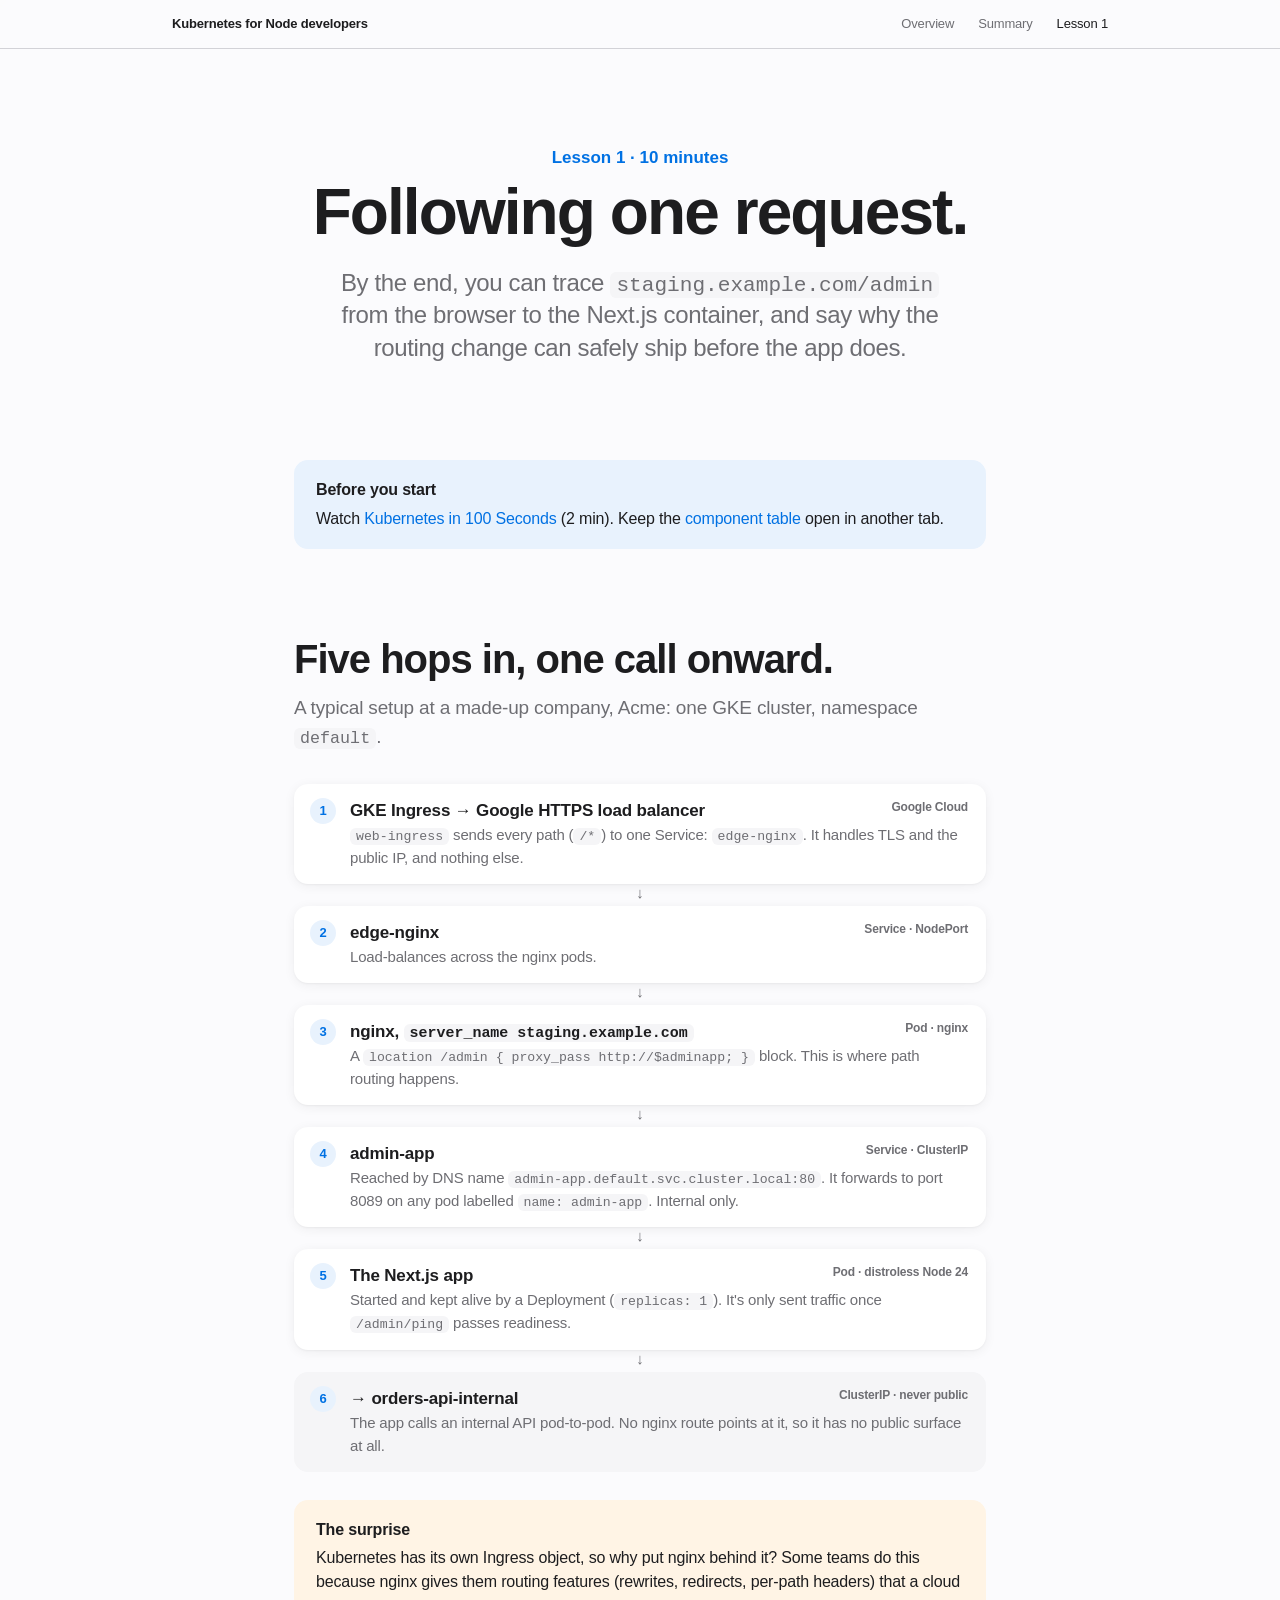
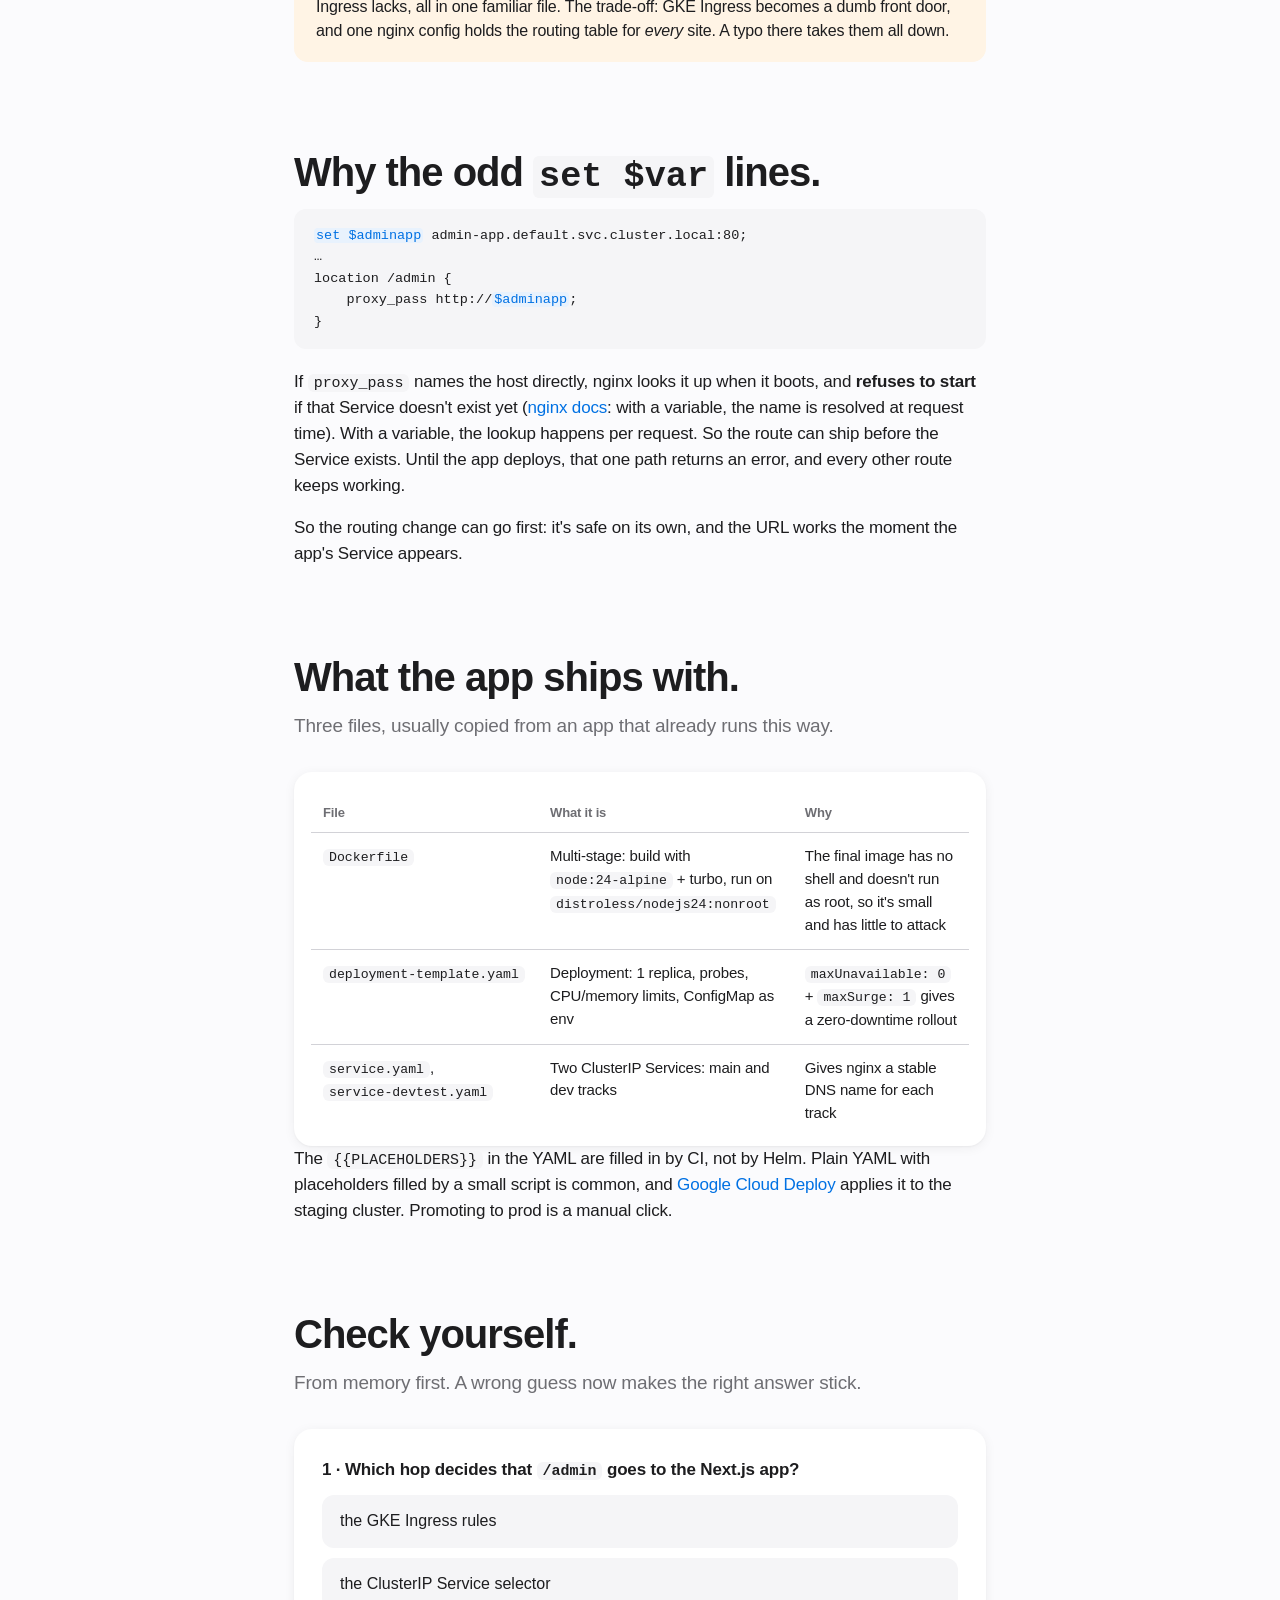
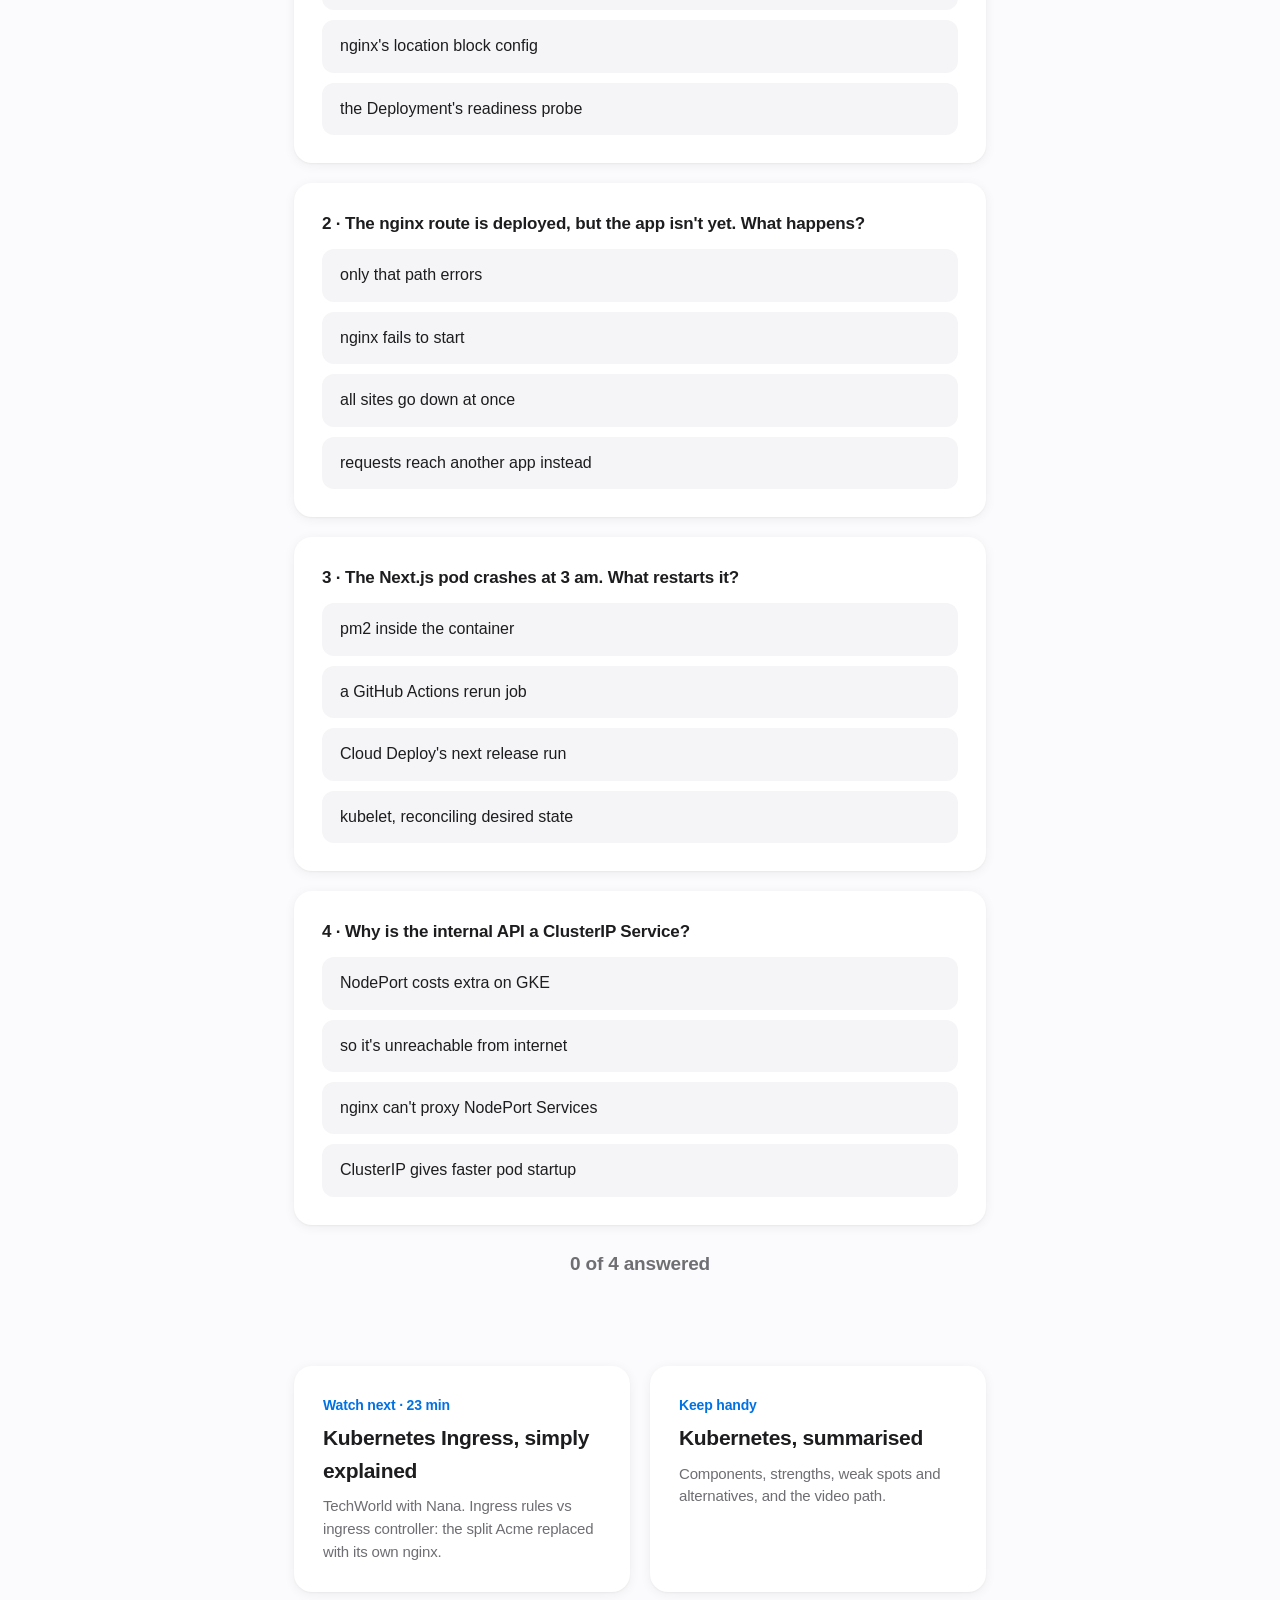
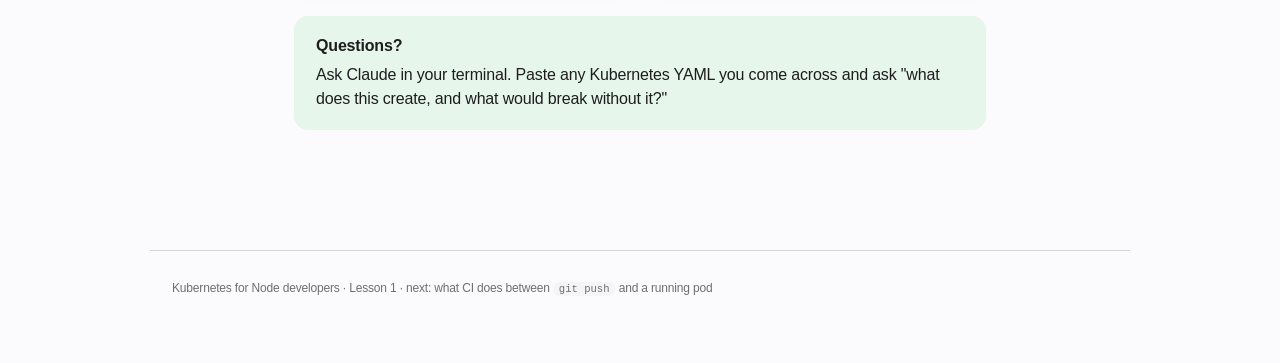
<file: kubernetes/lessons/0001-following-a-request.html>
<!doctype html>
<html lang="en">
<head>
<meta charset="utf-8">
<meta name="viewport" content="width=device-width, initial-scale=1">
<title>Lesson 1 · Following one request · Kubernetes for Node developers</title>
<link rel="stylesheet" href="../../assets/course.css">
<script src="../../assets/quiz.js" defer></script>
</head>
<body>
<nav class="nav"><div class="nav-inner">
  <a class="brand" href="../index.html">Kubernetes for Node developers</a>
  <a href="../index.html">Overview</a>
  <a href="../reference/kubernetes-summary.html">Summary</a>
  <a class="current" href="0001-following-a-request.html">Lesson 1</a>
</div></nav>

<main>
<header class="hero">
  <p class="eyebrow">Lesson 1 · 10 minutes</p>
  <h1>Following one request.</h1>
  <p class="lede">By the end, you can trace <code>staging.example.com/admin</code> from the browser to the Next.js container, and say why the routing change can safely ship before the app does.</p>
</header>

<section class="prose">
  <div class="callout">
    <span class="label">Before you start</span>
    Watch <a href="https://www.youtube.com/watch?v=PziYflu8cB8">Kubernetes in 100 Seconds</a> (2 min). Keep the <a href="../reference/kubernetes-summary.html#components">component table</a> open in another tab.
  </div>
</section>

<section class="prose">
  <h2>Five hops in, one call onward.</h2>
  <p class="sub">A typical setup at a made-up company, Acme: one GKE cluster, namespace <code>default</code>.</p>
  <ol class="flow">
    <li><span class="tag">Google Cloud</span><span class="hop">GKE Ingress → Google HTTPS load balancer</span>
      <span class="what"><code>web-ingress</code> sends every path (<code>/*</code>) to one Service: <code>edge-nginx</code>. It handles TLS and the public IP, and nothing else.</span></li>
    <li><span class="tag">Service · NodePort</span><span class="hop">edge-nginx</span>
      <span class="what">Load-balances across the nginx pods.</span></li>
    <li><span class="tag">Pod · nginx</span><span class="hop">nginx, <code>server_name staging.example.com</code></span>
      <span class="what">A <code>location /admin { proxy_pass http://$adminapp; }</code> block. This is where path routing happens.</span></li>
    <li><span class="tag">Service · ClusterIP</span><span class="hop">admin-app</span>
      <span class="what">Reached by DNS name <code>admin-app.default.svc.cluster.local:80</code>. It forwards to port 8089 on any pod labelled <code>name: admin-app</code>. Internal only.</span></li>
    <li><span class="tag">Pod · distroless Node 24</span><span class="hop">The Next.js app</span>
      <span class="what">Started and kept alive by a Deployment (<code>replicas: 1</code>). It's only sent traffic once <code>/admin/ping</code> passes readiness.</span></li>
    <li class="internal"><span class="tag">ClusterIP · never public</span><span class="hop">→ orders-api-internal</span>
      <span class="what">The app calls an internal API pod-to-pod. No nginx route points at it, so it has no public surface at all.</span></li>
  </ol>
  <div class="callout warn">
    <span class="label">The surprise</span>
    Kubernetes has its own Ingress object, so why put nginx behind it? Some teams do this because nginx gives them routing features (rewrites, redirects, per-path headers) that a cloud Ingress lacks, all in one familiar file. The trade-off: GKE Ingress becomes a dumb front door, and one nginx config holds the routing table for <em>every</em> site. A typo there takes them all down.
  </div>
</section>

<section class="prose">
  <h2>Why the odd <code>set $var</code> lines.</h2>
  <pre><code><mark>set $adminapp</mark> admin-app.default.svc.cluster.local:80;
…
location /admin {
    proxy_pass http://<mark>$adminapp</mark>;
}</code></pre>
    <p>If <code>proxy_pass</code> names the host directly, nginx looks it up when it boots, and <strong>refuses to start</strong> if that Service doesn't exist yet (<a href="https://nginx.org/en/docs/http/ngx_http_proxy_module.html#proxy_pass">nginx docs</a>: with a variable, the name is resolved at request time). With a variable, the lookup happens per request. So the route can ship before the Service exists. Until the app deploys, that one path returns an error, and every other route keeps working.</p>
  <p>So the routing change can go first: it's safe on its own, and the URL works the moment the app's Service appears.</p>
</section>

<section class="prose">
  <h2>What the app ships with.</h2>
  <p class="sub">Three files, usually copied from an app that already runs this way.</p>
  <div class="card table-card">
  <table>
    <tr><th>File</th><th>What it is</th><th>Why</th></tr>
    <tr><td><code>Dockerfile</code></td><td>Multi-stage: build with <code>node:24-alpine</code> + turbo, run on <code>distroless/nodejs24:nonroot</code></td><td>The final image has no shell and doesn't run as root, so it's small and has little to attack</td></tr>
    <tr><td><code>deployment-template.yaml</code></td><td>Deployment: 1 replica, probes, CPU/memory limits, ConfigMap as env</td><td><code>maxUnavailable: 0</code> + <code>maxSurge: 1</code> gives a zero-downtime rollout</td></tr>
    <tr><td><code>service.yaml</code>, <code>service-devtest.yaml</code></td><td>Two ClusterIP Services: main and dev tracks</td><td>Gives nginx a stable DNS name for each track</td></tr>
  </table>
  </div>
  <p>The <code>{{PLACEHOLDERS}}</code> in the YAML are filled in by CI, not by Helm. Plain YAML with placeholders filled by a small script is common, and <a href="https://cloud.google.com/deploy/docs/overview">Google Cloud Deploy</a> applies it to the staging cluster. Promoting to prod is a manual click.</p>
</section>

<section class="prose">
  <h2>Check yourself.</h2>
  <p class="sub">From memory first. A wrong guess now makes the right answer stick.</p>

  <div class="quiz" data-answer="2">
    <p class="q">1 · Which hop decides that <code>/admin</code> goes to the Next.js app?</p>
    <ol class="options">
      <li><button>the GKE Ingress rules</button></li>
      <li><button>the ClusterIP Service selector</button></li>
      <li><button>nginx's location block config</button></li>
      <li><button>the Deployment's readiness probe</button></li>
    </ol>
    <div class="feedback">GKE Ingress sends <code>/*</code> to nginx and doesn't care about paths. The <code>location</code> block in nginx's config is the real routing table.</div>
  </div>

  <div class="quiz" data-answer="0">
    <p class="q">2 · The nginx route is deployed, but the app isn't yet. What happens?</p>
    <ol class="options">
      <li><button>only that path errors</button></li>
      <li><button>nginx fails to start</button></li>
      <li><button>all sites go down at once</button></li>
      <li><button>requests reach another app instead</button></li>
    </ol>
    <div class="feedback">The <code>set $var</code> trick moves DNS lookup to request time, so nginx boots fine. Only requests to <code>/admin</code> fail until the Service exists. Without the variable, nginx wouldn't start and every site would be down. That's the danger the trick prevents.</div>
  </div>

  <div class="quiz" data-answer="3">
    <p class="q">3 · The Next.js pod crashes at 3 am. What restarts it?</p>
    <ol class="options">
      <li><button>pm2 inside the container</button></li>
      <li><button>a GitHub Actions rerun job</button></li>
      <li><button>Cloud Deploy's next release run</button></li>
      <li><button>kubelet, reconciling desired state</button></li>
    </ol>
    <div class="feedback">The Deployment says one replica should exist. The kubelet restarts a crashed container, and the controller replaces a missing pod. No pm2 is needed. Kubernetes does pm2's job one level up.</div>
  </div>

  <div class="quiz" data-answer="1">
    <p class="q">4 · Why is the internal API a ClusterIP Service?</p>
    <ol class="options">
      <li><button>NodePort costs extra on GKE</button></li>
      <li><button>so it's unreachable from internet</button></li>
      <li><button>nginx can't proxy NodePort Services</button></li>
      <li><button>ClusterIP gives faster pod startup</button></li>
    </ol>
    <div class="feedback">ClusterIP is reachable only from inside the cluster. The Next.js app calls it pod-to-pod, and no nginx route points at it, so the internal API has no public surface at all.</div>
  </div>

  <p class="quiz-score"></p>
</section>

<section class="prose">
  <div class="grid grid-2">
    <a class="card" href="https://www.youtube.com/watch?v=80Ew_fsV4rM">
      <div class="num">Watch next · 23 min</div>
      <h3>Kubernetes Ingress, simply explained</h3>
      <p>TechWorld with Nana. Ingress rules vs ingress controller: the split Acme replaced with its own nginx.</p>
    </a>
    <a class="card" href="../reference/kubernetes-summary.html">
      <div class="num">Keep handy</div>
      <h3>Kubernetes, summarised</h3>
      <p>Components, strengths, weak spots and alternatives, and the video path.</p>
    </a>
  </div>
  <div class="callout good">
    <span class="label">Questions?</span>
    Ask Claude in your terminal. Paste any Kubernetes YAML you come across and ask "what does this create, and what would break without it?"
  </div>
</section>
</main>

<footer>Kubernetes for Node developers · Lesson 1 · next: what CI does between <code>git push</code> and a running pod</footer>
</body>
</html>
</file>
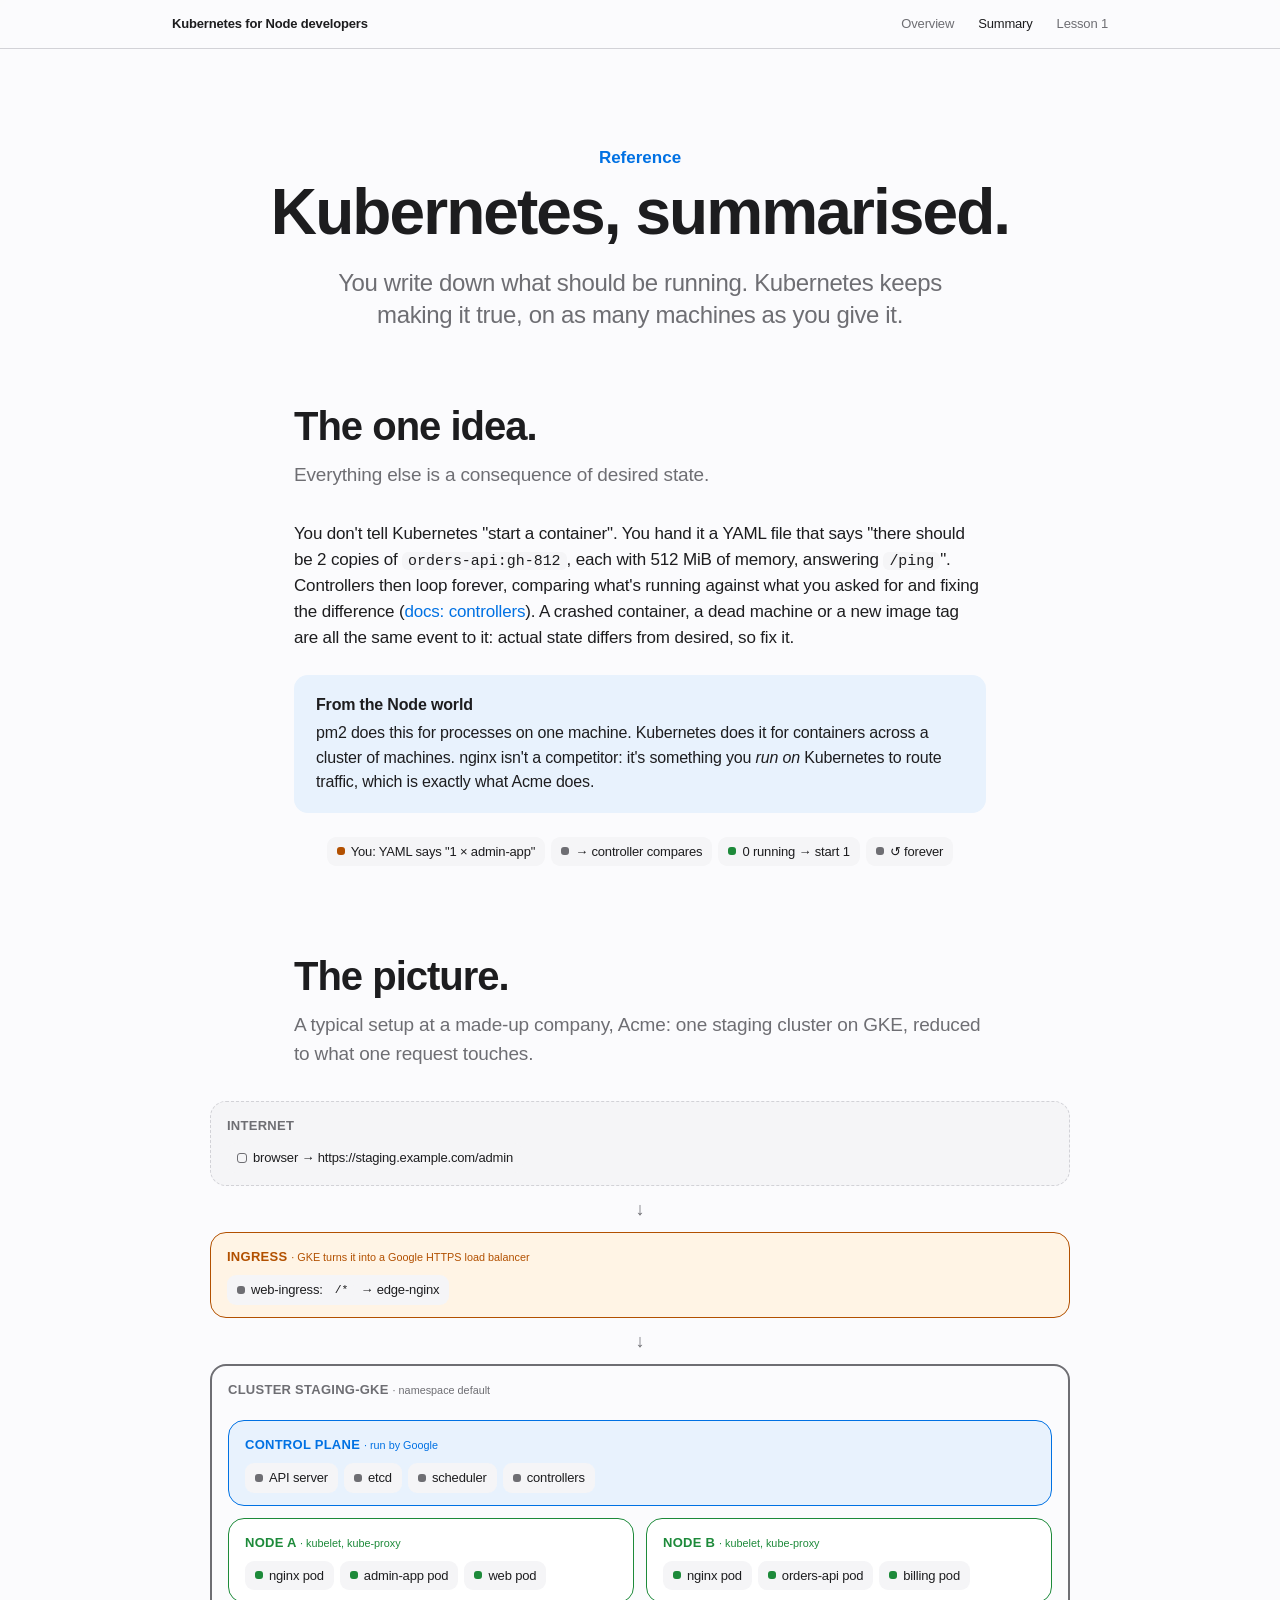
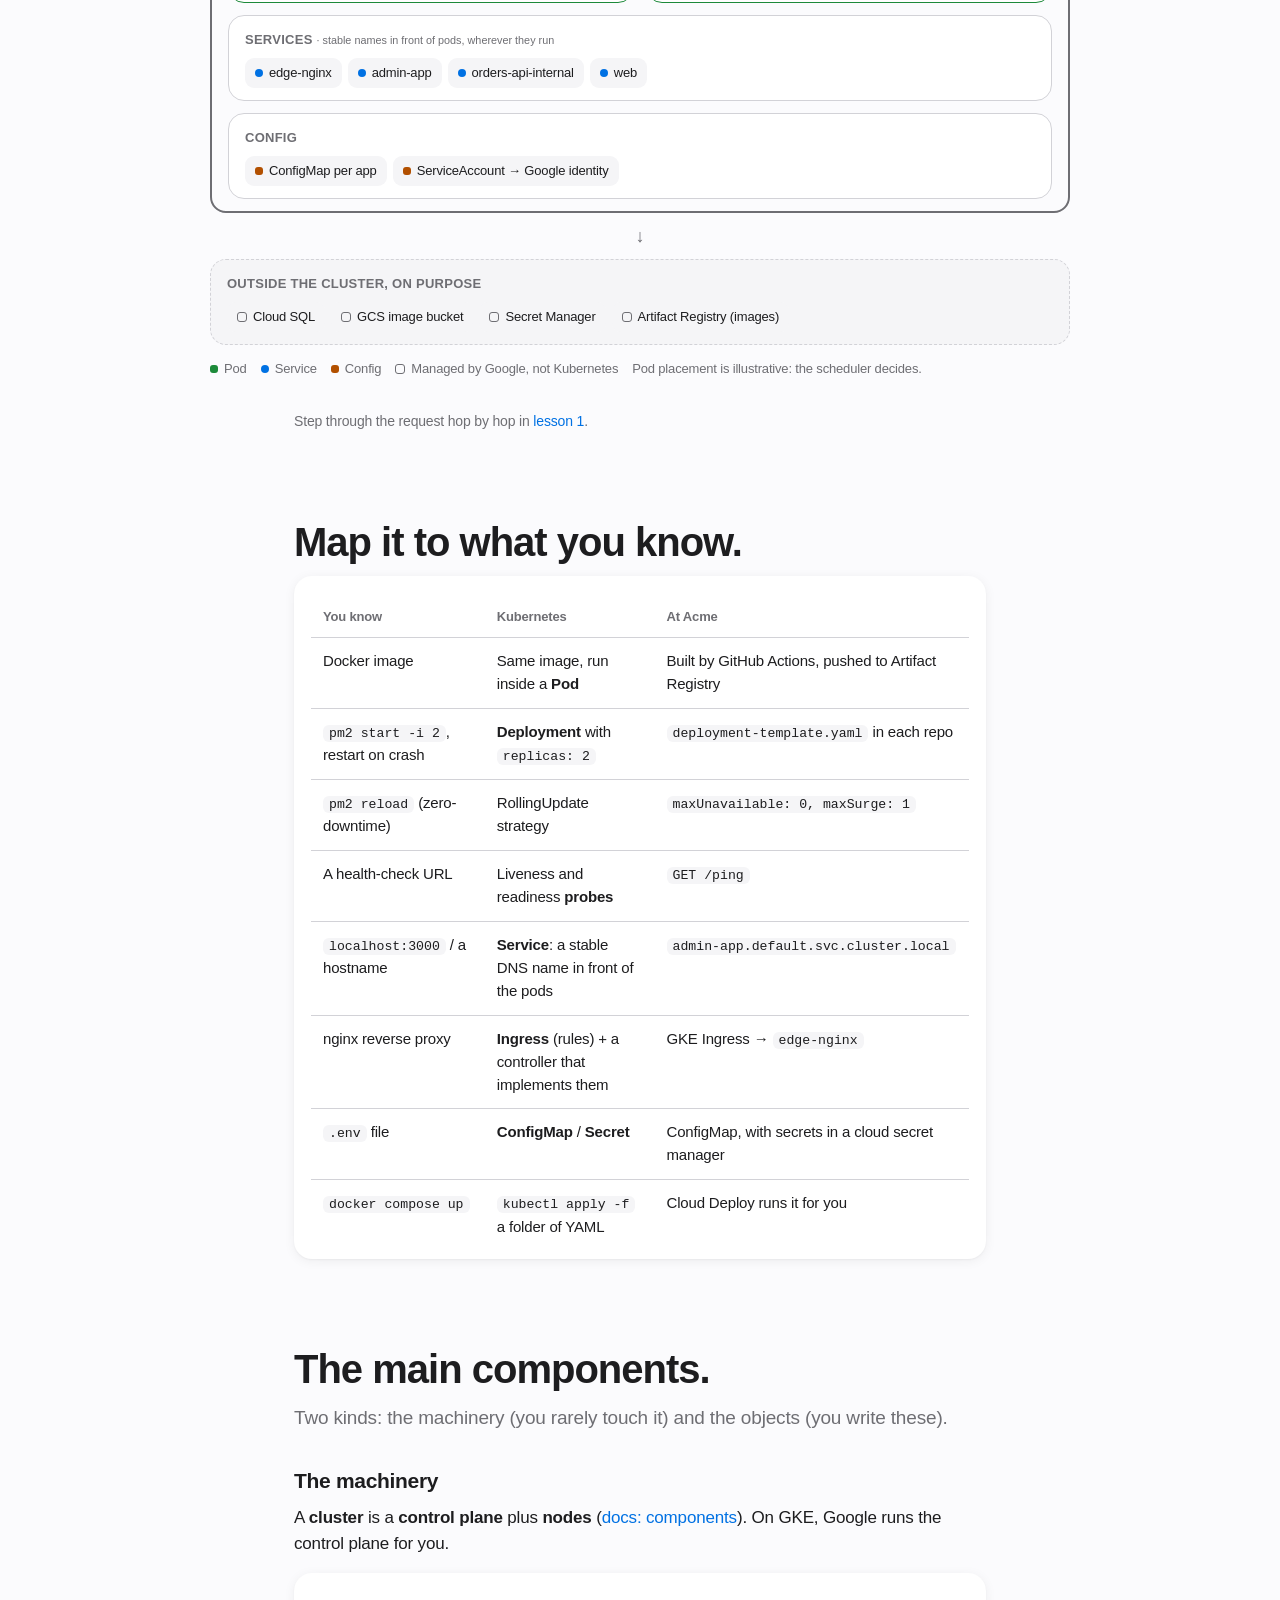
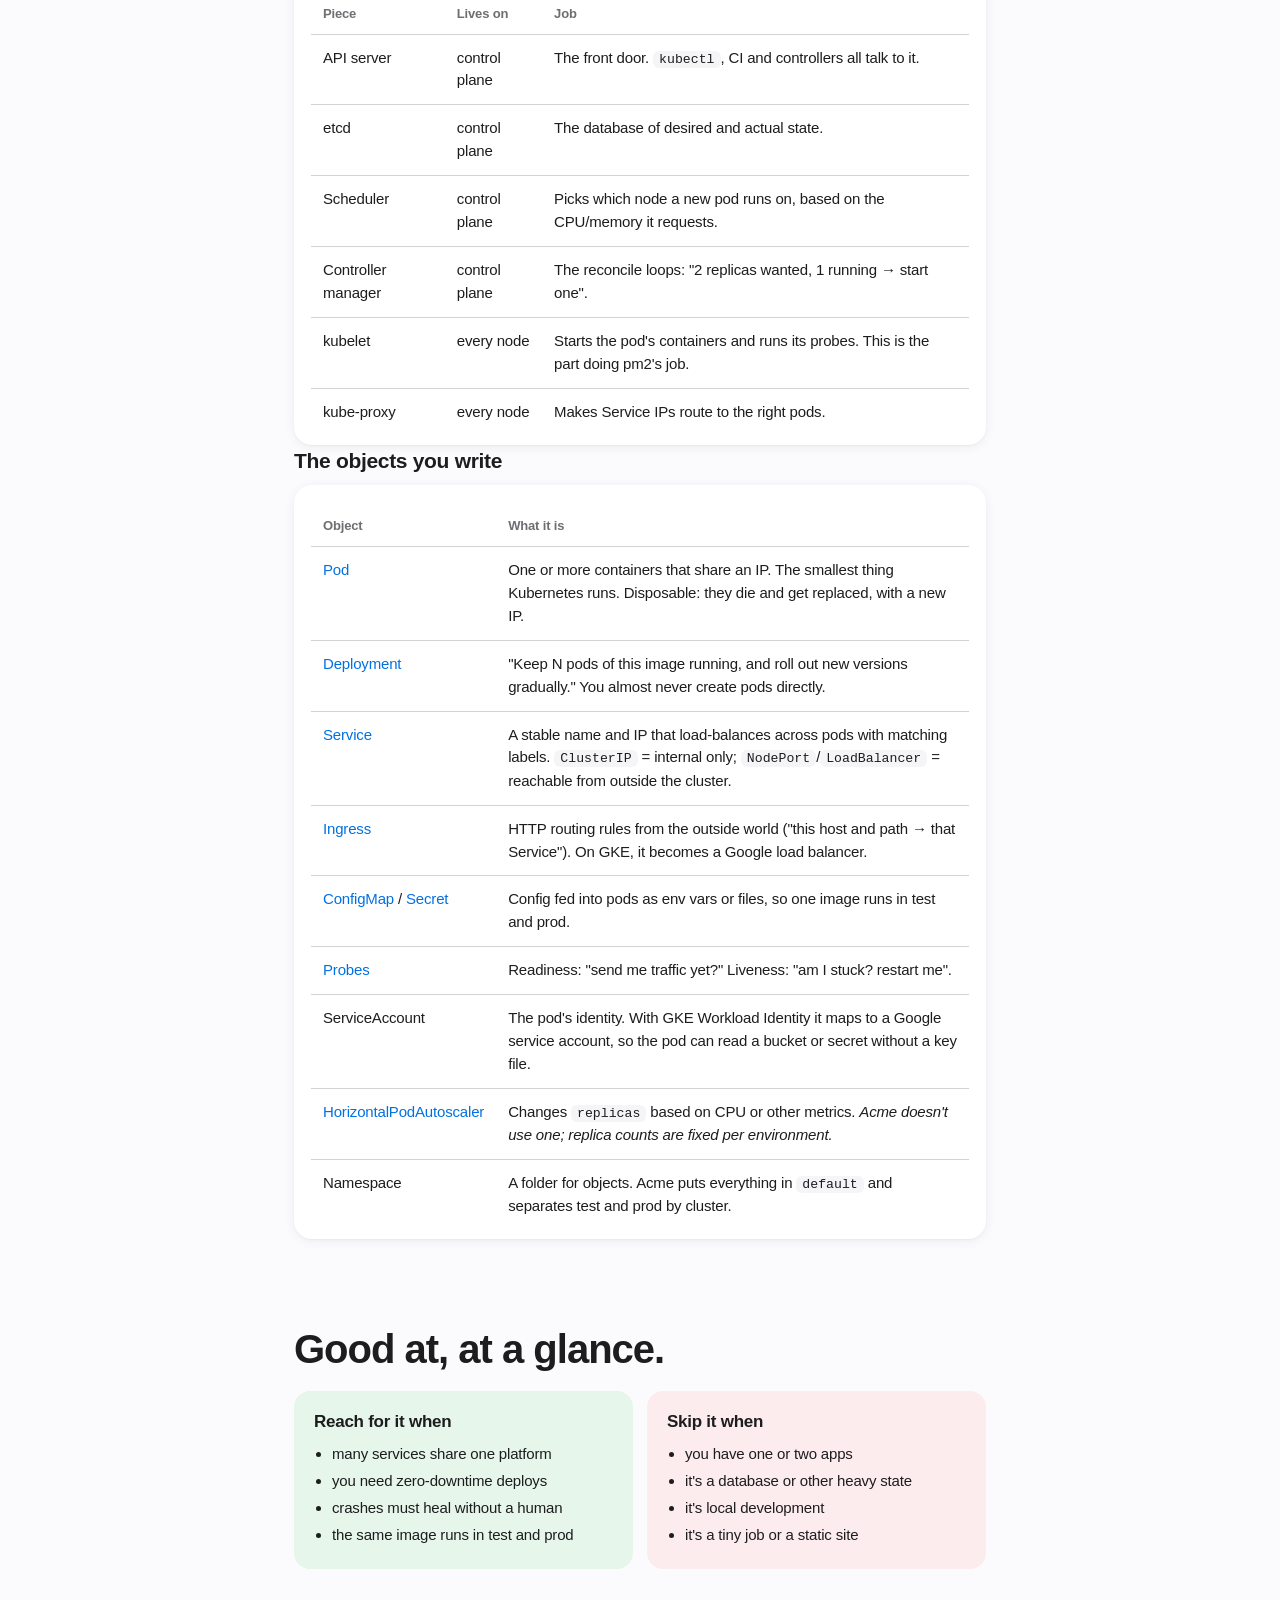
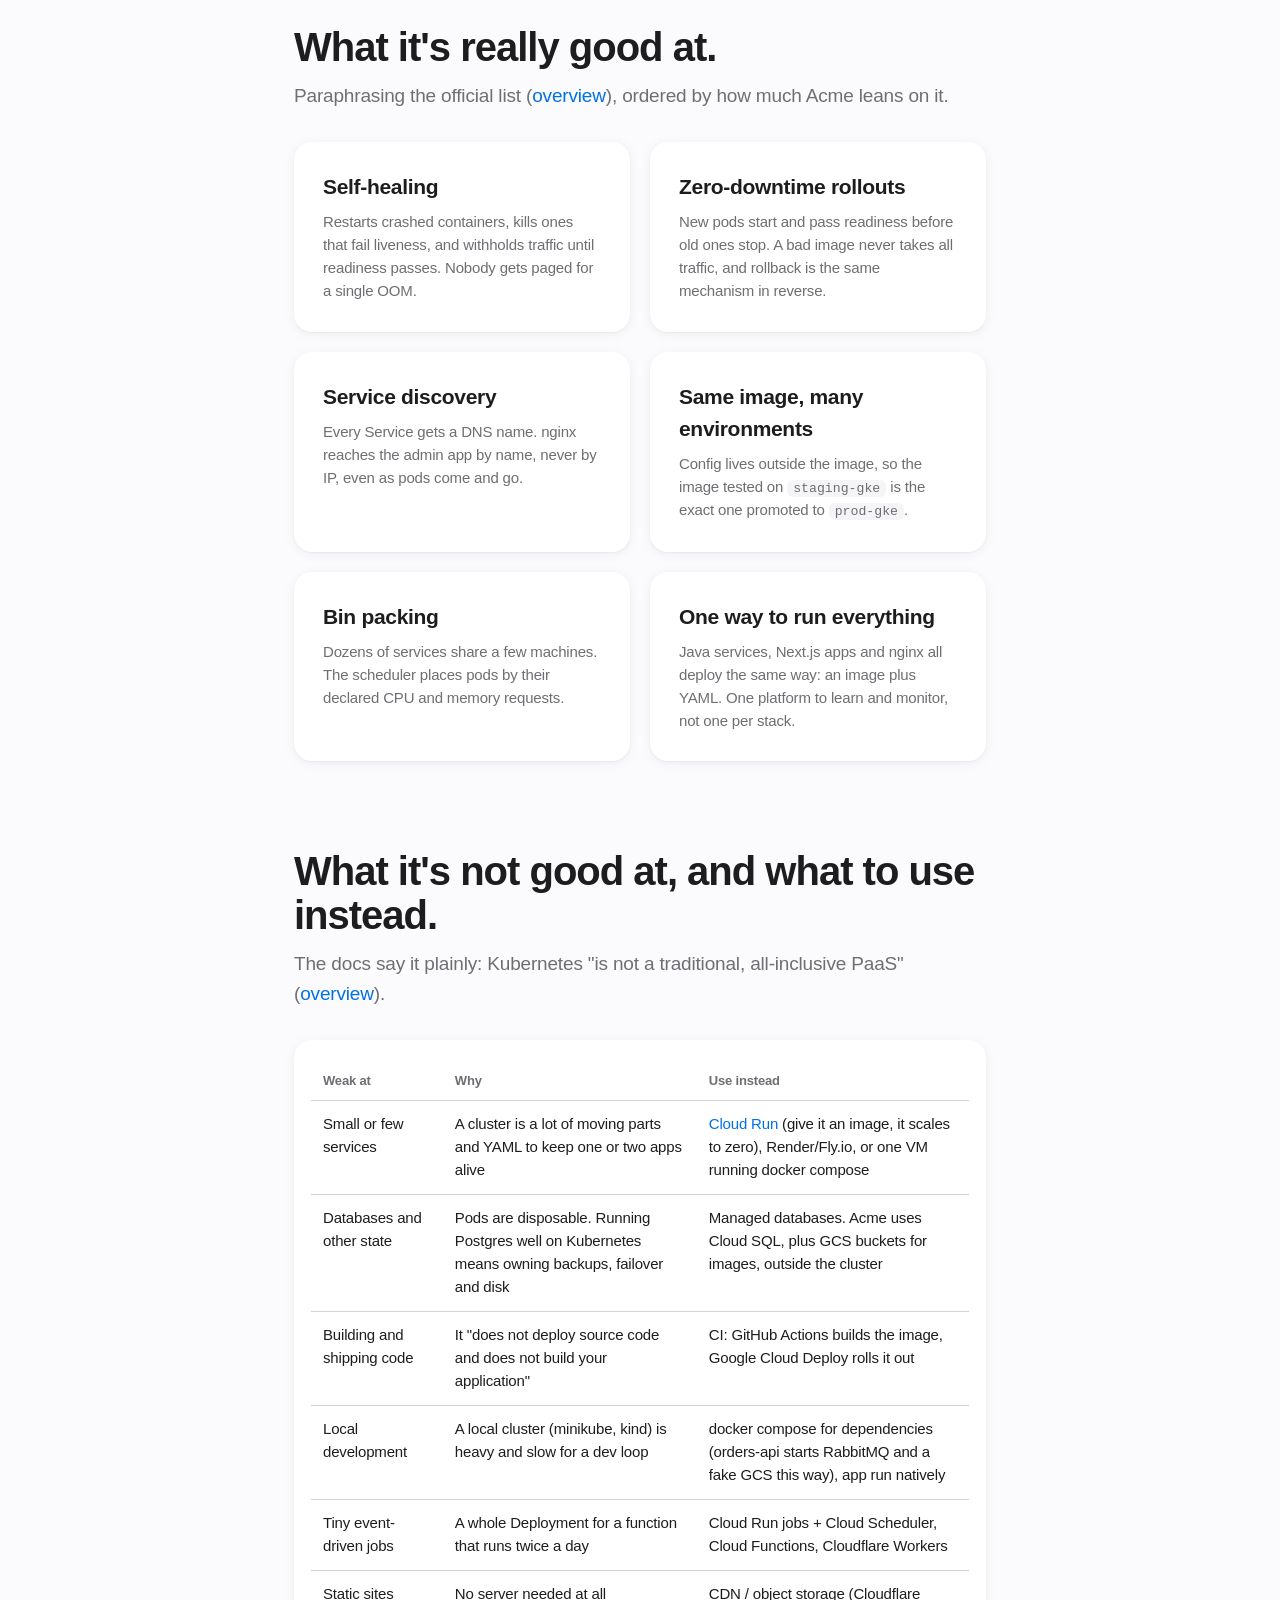
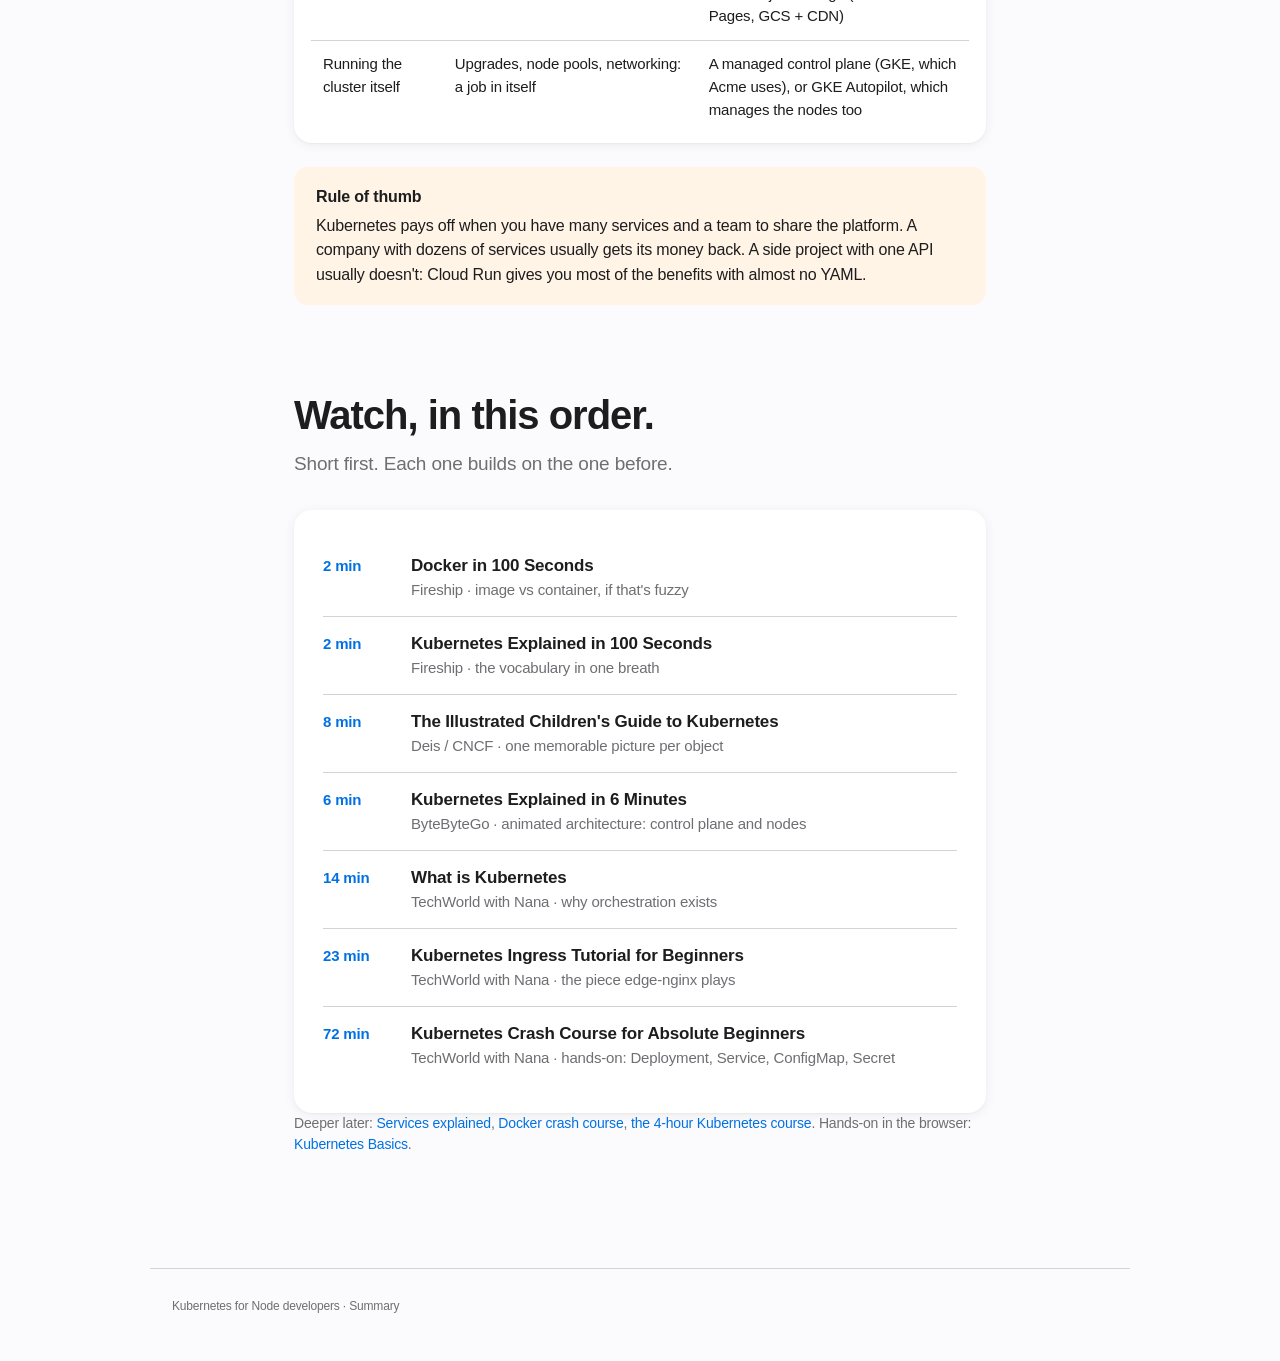
<file: kubernetes/reference/kubernetes-summary.html>
<!doctype html>
<html lang="en">
<head>
<meta charset="utf-8">
<meta name="viewport" content="width=device-width, initial-scale=1">
<title>Kubernetes, summarised · Kubernetes for Node developers</title>
<link rel="stylesheet" href="../../assets/course.css">
</head>
<body>
<nav class="nav"><div class="nav-inner">
  <a class="brand" href="../index.html">Kubernetes for Node developers</a>
  <a href="../index.html">Overview</a>
  <a class="current" href="kubernetes-summary.html">Summary</a>
  <a href="../lessons/0001-following-a-request.html">Lesson 1</a>
</div></nav>

<main>
<header class="hero">
  <p class="eyebrow">Reference</p>
  <h1>Kubernetes, summarised.</h1>
  <p class="lede">You write down what should be running. Kubernetes keeps making it true, on as many machines as you give it.</p>
</header>

<section class="prose" id="one-idea">
  <h2>The one idea.</h2>
  <p class="sub">Everything else is a consequence of desired state.</p>
  <p>You don't tell Kubernetes "start a container". You hand it a YAML file that says "there should be 2 copies of <code>orders-api:gh-812</code>, each with 512 MiB of memory, answering <code>/ping</code>". Controllers then loop forever, comparing what's running against what you asked for and fixing the difference (<a href="https://kubernetes.io/docs/concepts/architecture/controller/">docs: controllers</a>). A crashed container, a dead machine or a new image tag are all the same event to it: actual state differs from desired, so fix it.</p>
  <div class="callout">
    <span class="label">From the Node world</span>
    pm2 does this for processes on one machine. Kubernetes does it for containers across a cluster of machines. nginx isn't a competitor: it's something you <em>run on</em> Kubernetes to route traffic, which is exactly what Acme does.
  </div>
  <div class="diagram">
    <div class="chips" style="justify-content:center">
      <span class="chip cfg">You: YAML says "1 × admin-app"</span>
      <span class="chip">→ controller compares</span>
      <span class="chip pod">0 running → start 1</span>
      <span class="chip">↺ forever</span>
    </div>
  </div>
</section>

<section id="picture">
  <div class="prose">
    <h2>The picture.</h2>
    <p class="sub">A typical setup at a made-up company, Acme: one staging cluster on GKE, reduced to what one request touches.</p>
  </div>
  <div class="diagram" style="max-width:860px;margin-left:auto;margin-right:auto">
    <div class="box ext"><div class="box-title">Internet</div>
      <div class="chips"><span class="chip ext">browser → https://staging.example.com/admin</span></div></div>
    <div class="arrow-down"></div>
    <div class="box edge"><div class="box-title">Ingress <small>· GKE turns it into a Google HTTPS load balancer</small></div>
      <div class="chips"><span class="chip">web-ingress: <code>/*</code> → edge-nginx</span></div></div>
    <div class="arrow-down"></div>
    <div class="box cluster"><div class="box-title">Cluster staging-gke <small>· namespace default</small></div>
      <div class="box plane"><div class="box-title">Control plane <small>· run by Google</small></div>
        <div class="chips"><span class="chip">API server</span><span class="chip">etcd</span><span class="chip">scheduler</span><span class="chip">controllers</span></div></div>
      <div class="nodes">
        <div class="box node"><div class="box-title">Node A <small>· kubelet, kube-proxy</small></div>
          <div class="chips"><span class="chip pod">nginx pod</span><span class="chip pod">admin-app pod</span><span class="chip pod">web pod</span></div></div>
        <div class="box node"><div class="box-title">Node B <small>· kubelet, kube-proxy</small></div>
          <div class="chips"><span class="chip pod">nginx pod</span><span class="chip pod">orders-api pod</span><span class="chip pod">billing pod</span></div></div>
      </div>
      <div class="box"><div class="box-title">Services <small>· stable names in front of pods, wherever they run</small></div>
        <div class="chips"><span class="chip svc">edge-nginx</span><span class="chip svc">admin-app</span><span class="chip svc">orders-api-internal</span><span class="chip svc">web</span></div></div>
      <div class="box"><div class="box-title">Config</div>
        <div class="chips"><span class="chip cfg">ConfigMap per app</span><span class="chip cfg">ServiceAccount → Google identity</span></div></div>
    </div>
    <div class="arrow-down"></div>
    <div class="box ext"><div class="box-title">Outside the cluster, on purpose</div>
      <div class="chips"><span class="chip ext">Cloud SQL</span><span class="chip ext">GCS image bucket</span><span class="chip ext">Secret Manager</span><span class="chip ext">Artifact Registry (images)</span></div></div>
    <div class="legend"><span class="chip pod">Pod</span><span class="chip svc">Service</span><span class="chip cfg">Config</span><span class="chip ext">Managed by Google, not Kubernetes</span><span>Pod placement is illustrative: the scheduler decides.</span></div>
  </div>
  <p class="prose small muted">Step through the request hop by hop in <a href="../lessons/0001-following-a-request.html">lesson 1</a>.</p>
</section>

<section class="prose" id="from-node">
  <h2>Map it to what you know.</h2>
  <div class="card table-card">
  <table>
    <tr><th>You know</th><th>Kubernetes</th><th>At Acme</th></tr>
    <tr><td>Docker image</td><td>Same image, run inside a <strong>Pod</strong></td><td>Built by GitHub Actions, pushed to Artifact Registry</td></tr>
    <tr><td><code>pm2 start -i 2</code>, restart on crash</td><td><strong>Deployment</strong> with <code>replicas: 2</code></td><td><code>deployment-template.yaml</code> in each repo</td></tr>
    <tr><td><code>pm2 reload</code> (zero-downtime)</td><td>RollingUpdate strategy</td><td><code>maxUnavailable: 0, maxSurge: 1</code></td></tr>
    <tr><td>A health-check URL</td><td>Liveness and readiness <strong>probes</strong></td><td><code>GET /ping</code></td></tr>
    <tr><td><code>localhost:3000</code> / a hostname</td><td><strong>Service</strong>: a stable DNS name in front of the pods</td><td><code>admin-app.default.svc.cluster.local</code></td></tr>
    <tr><td>nginx reverse proxy</td><td><strong>Ingress</strong> (rules) + a controller that implements them</td><td>GKE Ingress → <code>edge-nginx</code></td></tr>
    <tr><td><code>.env</code> file</td><td><strong>ConfigMap</strong> / <strong>Secret</strong></td><td>ConfigMap, with secrets in a cloud secret manager</td></tr>
    <tr><td><code>docker compose up</code></td><td><code>kubectl apply -f</code> a folder of YAML</td><td>Cloud Deploy runs it for you</td></tr>
  </table>
  </div>
</section>

<section class="prose" id="components">
  <h2>The main components.</h2>
  <p class="sub">Two kinds: the machinery (you rarely touch it) and the objects (you write these).</p>

  <h3>The machinery</h3>
  <p>A <strong>cluster</strong> is a <strong>control plane</strong> plus <strong>nodes</strong> (<a href="https://kubernetes.io/docs/concepts/overview/components/">docs: components</a>). On GKE, Google runs the control plane for you.</p>
  <div class="card table-card">
  <table>
    <tr><th>Piece</th><th>Lives on</th><th>Job</th></tr>
    <tr><td>API server</td><td>control plane</td><td>The front door. <code>kubectl</code>, CI and controllers all talk to it.</td></tr>
    <tr><td>etcd</td><td>control plane</td><td>The database of desired and actual state.</td></tr>
    <tr><td>Scheduler</td><td>control plane</td><td>Picks which node a new pod runs on, based on the CPU/memory it requests.</td></tr>
    <tr><td>Controller manager</td><td>control plane</td><td>The reconcile loops: "2 replicas wanted, 1 running → start one".</td></tr>
    <tr><td>kubelet</td><td>every node</td><td>Starts the pod's containers and runs its probes. This is the part doing pm2's job.</td></tr>
    <tr><td>kube-proxy</td><td>every node</td><td>Makes Service IPs route to the right pods.</td></tr>
  </table>
  </div>

  <h3>The objects you write</h3>
  <div class="card table-card">
  <table>
    <tr><th>Object</th><th>What it is</th></tr>
    <tr><td><a href="https://kubernetes.io/docs/concepts/workloads/pods/">Pod</a></td><td>One or more containers that share an IP. The smallest thing Kubernetes runs. Disposable: they die and get replaced, with a new IP.</td></tr>
    <tr><td><a href="https://kubernetes.io/docs/concepts/workloads/controllers/deployment/">Deployment</a></td><td>"Keep N pods of this image running, and roll out new versions gradually." You almost never create pods directly.</td></tr>
    <tr><td><a href="https://kubernetes.io/docs/concepts/services-networking/service/">Service</a></td><td>A stable name and IP that load-balances across pods with matching labels. <code>ClusterIP</code> = internal only; <code>NodePort</code>/<code>LoadBalancer</code> = reachable from outside the cluster.</td></tr>
    <tr><td><a href="https://kubernetes.io/docs/concepts/services-networking/ingress/">Ingress</a></td><td>HTTP routing rules from the outside world ("this host and path → that Service"). On GKE, it becomes a Google load balancer.</td></tr>
    <tr><td><a href="https://kubernetes.io/docs/concepts/configuration/configmap/">ConfigMap</a> / <a href="https://kubernetes.io/docs/concepts/configuration/secret/">Secret</a></td><td>Config fed into pods as env vars or files, so one image runs in test and prod.</td></tr>
    <tr><td><a href="https://kubernetes.io/docs/concepts/configuration/liveness-readiness-startup-probes/">Probes</a></td><td>Readiness: "send me traffic yet?" Liveness: "am I stuck? restart me".</td></tr>
    <tr><td>ServiceAccount</td><td>The pod's identity. With GKE Workload Identity it maps to a Google service account, so the pod can read a bucket or secret without a key file.</td></tr>
    <tr><td><a href="https://kubernetes.io/docs/tasks/run-application/horizontal-pod-autoscale/">HorizontalPodAutoscaler</a></td><td>Changes <code>replicas</code> based on CPU or other metrics. <em>Acme doesn't use one; replica counts are fixed per environment.</em></td></tr>
    <tr><td>Namespace</td><td>A folder for objects. Acme puts everything in <code>default</code> and separates test and prod by cluster.</td></tr>
  </table>
  </div>
</section>

<section class="prose" id="good-at">
  <h2>Good at, at a glance.</h2>
  <div class="verdict">
    <div class="yes"><h3>Reach for it when</h3><ul>
      <li>many services share one platform</li>
      <li>you need zero-downtime deploys</li>
      <li>crashes must heal without a human</li>
      <li>the same image runs in test and prod</li>
    </ul></div>
    <div class="no"><h3>Skip it when</h3><ul>
      <li>you have one or two apps</li>
      <li>it's a database or other heavy state</li>
      <li>it's local development</li>
      <li>it's a tiny job or a static site</li>
    </ul></div>
  </div>
  <h2 style="margin-top:56px">What it's really good at.</h2>
  <p class="sub">Paraphrasing the official list (<a href="https://kubernetes.io/docs/concepts/overview/#why-you-need-kubernetes-and-what-can-it-do">overview</a>), ordered by how much Acme leans on it.</p>
  <div class="grid grid-2">
    <div class="card"><h3>Self-healing</h3><p>Restarts crashed containers, kills ones that fail liveness, and withholds traffic until readiness passes. Nobody gets paged for a single OOM.</p></div>
    <div class="card"><h3>Zero-downtime rollouts</h3><p>New pods start and pass readiness before old ones stop. A bad image never takes all traffic, and rollback is the same mechanism in reverse.</p></div>
    <div class="card"><h3>Service discovery</h3><p>Every Service gets a DNS name. nginx reaches the admin app by name, never by IP, even as pods come and go.</p></div>
    <div class="card"><h3>Same image, many environments</h3><p>Config lives outside the image, so the image tested on <code>staging-gke</code> is the exact one promoted to <code>prod-gke</code>.</p></div>
    <div class="card"><h3>Bin packing</h3><p>Dozens of services share a few machines. The scheduler places pods by their declared CPU and memory requests.</p></div>
    <div class="card"><h3>One way to run everything</h3><p>Java services, Next.js apps and nginx all deploy the same way: an image plus YAML. One platform to learn and monitor, not one per stack.</p></div>
  </div>
</section>

<section class="prose" id="not-good-at">
  <h2>What it's not good at, and what to use instead.</h2>
  <p class="sub">The docs say it plainly: Kubernetes "is not a traditional, all-inclusive PaaS" (<a href="https://kubernetes.io/docs/concepts/overview/#what-kubernetes-is-not">overview</a>).</p>
  <div class="card table-card">
  <table>
    <tr><th>Weak at</th><th>Why</th><th>Use instead</th></tr>
    <tr><td>Small or few services</td><td>A cluster is a lot of moving parts and YAML to keep one or two apps alive</td><td><a href="https://cloud.google.com/run/docs/overview/what-is-cloud-run">Cloud Run</a> (give it an image, it scales to zero), Render/Fly.io, or one VM running docker compose</td></tr>
    <tr><td>Databases and other state</td><td>Pods are disposable. Running Postgres well on Kubernetes means owning backups, failover and disk</td><td>Managed databases. Acme uses Cloud SQL, plus GCS buckets for images, outside the cluster</td></tr>
    <tr><td>Building and shipping code</td><td>It "does not deploy source code and does not build your application"</td><td>CI: GitHub Actions builds the image, Google Cloud Deploy rolls it out</td></tr>
    <tr><td>Local development</td><td>A local cluster (minikube, kind) is heavy and slow for a dev loop</td><td>docker compose for dependencies (orders-api starts RabbitMQ and a fake GCS this way), app run natively</td></tr>
    <tr><td>Tiny event-driven jobs</td><td>A whole Deployment for a function that runs twice a day</td><td>Cloud Run jobs + Cloud Scheduler, Cloud Functions, Cloudflare Workers</td></tr>
    <tr><td>Static sites</td><td>No server needed at all</td><td>CDN / object storage (Cloudflare Pages, GCS + CDN)</td></tr>
    <tr><td>Running the cluster itself</td><td>Upgrades, node pools, networking: a job in itself</td><td>A managed control plane (GKE, which Acme uses), or GKE Autopilot, which manages the nodes too</td></tr>
  </table>
  </div>
  <div class="callout warn">
    <span class="label">Rule of thumb</span>
    Kubernetes pays off when you have many services and a team to share the platform. A company with dozens of services usually gets its money back. A side project with one API usually doesn't: Cloud Run gives you most of the benefits with almost no YAML.
  </div>
</section>

<section class="prose" id="videos">
  <h2>Watch, in this order.</h2>
  <p class="sub">Short first. Each one builds on the one before.</p>
  <div class="card">
    <a class="video" href="https://www.youtube.com/watch?v=Gjnup-PuquQ"><span class="len">2 min</span><strong>Docker in 100 Seconds</strong><span>Fireship · image vs container, if that's fuzzy</span></a>
    <a class="video" href="https://www.youtube.com/watch?v=PziYflu8cB8"><span class="len">2 min</span><strong>Kubernetes Explained in 100 Seconds</strong><span>Fireship · the vocabulary in one breath</span></a>
    <a class="video" href="https://www.youtube.com/watch?v=4ht22ReBjno"><span class="len">8 min</span><strong>The Illustrated Children's Guide to Kubernetes</strong><span>Deis / CNCF · one memorable picture per object</span></a>
    <a class="video" href="https://www.youtube.com/watch?v=TlHvYWVUZyc"><span class="len">6 min</span><strong>Kubernetes Explained in 6 Minutes</strong><span>ByteByteGo · animated architecture: control plane and nodes</span></a>
    <a class="video" href="https://www.youtube.com/watch?v=VnvRFRk_51k"><span class="len">14 min</span><strong>What is Kubernetes</strong><span>TechWorld with Nana · why orchestration exists</span></a>
    <a class="video" href="https://www.youtube.com/watch?v=80Ew_fsV4rM"><span class="len">23 min</span><strong>Kubernetes Ingress Tutorial for Beginners</strong><span>TechWorld with Nana · the piece edge-nginx plays</span></a>
    <a class="video" href="https://www.youtube.com/watch?v=s_o8dwzRlu4"><span class="len">72 min</span><strong>Kubernetes Crash Course for Absolute Beginners</strong><span>TechWorld with Nana · hands-on: Deployment, Service, ConfigMap, Secret</span></a>
  </div>
  <p class="small muted">Deeper later: <a href="https://www.youtube.com/watch?v=T4Z7visMM4E">Services explained</a>, <a href="https://www.youtube.com/watch?v=pg19Z8LL06w">Docker crash course</a>, <a href="https://www.youtube.com/watch?v=X48VuDVv0do">the 4-hour Kubernetes course</a>. Hands-on in the browser: <a href="https://kubernetes.io/docs/tutorials/kubernetes-basics/">Kubernetes Basics</a>.</p>
</section>
</main>

<footer>Kubernetes for Node developers · Summary</footer>
</body>
</html>
</file>
<file: assets/course.css>
/* Shared stylesheet for every page in the learning workspace. Apple-style: system fonts, generous space, soft cards. */

:root {
  --bg: #fbfbfd;
  --surface: #ffffff;
  --surface-2: #f5f5f7;
  --text: #1d1d1f;
  --text-2: #6e6e73;
  --hairline: #d2d2d7;
  --accent: #0071e3;
  --accent-soft: #e8f2fd;
  --good: #1d8a3a;
  --good-soft: #e7f6ea;
  --bad: #d70015;
  --bad-soft: #fdecee;
  --warn: #b25000;
  --warn-soft: #fff4e5;
  --shadow: 0 2px 12px rgba(0, 0, 0, 0.06), 0 1px 2px rgba(0, 0, 0, 0.04);
  --radius: 18px;
  --sans: -apple-system, BlinkMacSystemFont, "SF Pro Text", "SF Pro Display", "Helvetica Neue", Helvetica, Arial, sans-serif;
  --mono: "SF Mono", ui-monospace, Menlo, Monaco, monospace;
}

@media (prefers-color-scheme: dark) {
  :root {
    --bg: #000000;
    --surface: #1c1c1e;
    --surface-2: #2c2c2e;
    --text: #f5f5f7;
    --text-2: #a1a1a6;
    --hairline: #3a3a3c;
    --accent: #2997ff;
    --accent-soft: #0b2a4a;
    --good: #30d158;
    --good-soft: #0f2e18;
    --bad: #ff453a;
    --bad-soft: #3a1210;
    --warn: #ff9f0a;
    --warn-soft: #3a2608;
    --shadow: none;
  }
}

* { box-sizing: border-box; }

html { -webkit-font-smoothing: antialiased; }

body {
  margin: 0;
  background: var(--bg);
  color: var(--text);
  font-family: var(--sans);
  font-size: 17px;
  line-height: 1.53;
  letter-spacing: -0.01em;
}

/* Layout */
.nav {
  position: sticky; top: 0; z-index: 10;
  backdrop-filter: saturate(180%) blur(20px);
  -webkit-backdrop-filter: saturate(180%) blur(20px);
  background: color-mix(in srgb, var(--bg) 72%, transparent);
  border-bottom: 1px solid var(--hairline);
}
.nav-inner {
  max-width: 980px; margin: 0 auto; padding: 0 22px;
  height: 48px; display: flex; align-items: center; gap: 24px;
  font-size: 13px;
}
.nav a { color: var(--text-2); text-decoration: none; }
.nav a:hover, .nav a.current { color: var(--text); }
.nav .brand { color: var(--text); font-weight: 600; margin-right: auto; }

main { max-width: 980px; margin: 0 auto; padding: 0 22px 96px; }
.prose { max-width: 692px; margin-left: auto; margin-right: auto; }

section { margin-top: 88px; }
section:first-of-type { margin-top: 0; }

/* Hero */
.hero { text-align: center; padding: 96px 0 72px; }
.eyebrow {
  color: var(--accent); font-size: 17px; font-weight: 600;
  letter-spacing: 0; margin: 0 0 8px;
}
h1 {
  font-size: clamp(40px, 6vw, 64px); line-height: 1.06;
  font-weight: 700; letter-spacing: -0.03em; margin: 0;
}
.lede {
  color: var(--text-2); font-size: clamp(19px, 2.2vw, 24px);
  line-height: 1.35; max-width: 640px; margin: 20px auto 0;
  letter-spacing: -0.015em;
}

h2 {
  font-size: clamp(30px, 4vw, 40px); line-height: 1.1;
  font-weight: 700; letter-spacing: -0.025em; margin: 0 0 12px;
}
h2 + .sub { color: var(--text-2); font-size: 19px; margin: 0 0 32px; }
h3 { font-size: 21px; font-weight: 600; letter-spacing: -0.015em; margin: 0 0 8px; }
h4 { font-size: 15px; font-weight: 600; margin: 20px 0 6px; color: var(--text-2); text-transform: uppercase; letter-spacing: 0.04em; }

p { margin: 0 0 16px; }
a { color: var(--accent); text-decoration: none; }
a:hover { text-decoration: underline; }
strong { font-weight: 600; }
.muted { color: var(--text-2); }
.small { font-size: 14px; }

/* Cards and grids */
.grid { display: grid; gap: 20px; }
.grid-2 { grid-template-columns: repeat(auto-fit, minmax(300px, 1fr)); }
.grid-3 { grid-template-columns: repeat(auto-fit, minmax(240px, 1fr)); }

.card {
  background: var(--surface);
  border-radius: var(--radius);
  box-shadow: var(--shadow);
  padding: 28px;
  border: 1px solid transparent;
}
@media (prefers-color-scheme: dark) { .card { border-color: var(--hairline); } }
.card > :last-child { margin-bottom: 0; }
a.card { color: inherit; display: block; transition: transform .2s ease, box-shadow .2s ease; }
a.card:hover { text-decoration: none; transform: translateY(-2px); box-shadow: 0 8px 28px rgba(0,0,0,.10); }
.card .num { color: var(--accent); font-weight: 600; font-size: 14px; margin-bottom: 6px; }
.card p { color: var(--text-2); font-size: 15px; }

.pill {
  display: inline-block; font-size: 12px; font-weight: 600;
  padding: 3px 10px; border-radius: 980px;
  background: var(--surface-2); color: var(--text-2);
  margin: 0 6px 10px 0; letter-spacing: 0;
}
.pill.blue { background: var(--accent-soft); color: var(--accent); }
.pill.green { background: var(--good-soft); color: var(--good); }
.pill.orange { background: var(--warn-soft); color: var(--warn); }

/* Callouts */
.callout {
  border-radius: 14px; padding: 18px 22px; margin: 24px 0;
  background: var(--accent-soft); font-size: 16px;
}
.callout.warn { background: var(--warn-soft); }
.callout.good { background: var(--good-soft); }
.callout > :last-child { margin-bottom: 0; }
.callout .label { font-weight: 600; display: block; margin-bottom: 4px; }

/* Code */
code {
  font-family: var(--mono); font-size: 0.88em;
  background: var(--surface-2); padding: 1px 6px; border-radius: 6px;
  letter-spacing: 0;
}
pre {
  font-family: var(--mono); font-size: 13.5px; line-height: 1.6;
  background: var(--surface-2); border-radius: 12px;
  padding: 16px 20px; overflow-x: auto; margin: 12px 0 20px;
  letter-spacing: 0;
}
pre code { background: none; padding: 0; font-size: inherit; }
pre .c { color: var(--text-2); }               /* comment */
pre mark { background: var(--accent-soft); color: var(--accent); border-radius: 4px; padding: 0 2px; }
.src { font-size: 12px; color: var(--text-2); margin: -14px 0 20px; }
.src a { color: var(--text-2); }

/* Side-by-side TS vs Kotlin */
.compare { display: grid; grid-template-columns: 1fr 1fr; gap: 12px; margin: 12px 0 20px; }
.compare pre { margin: 0; }
.compare .tag { font-size: 12px; font-weight: 600; color: var(--text-2); margin-bottom: 6px; }
@media (max-width: 640px) { .compare { grid-template-columns: 1fr; } }

/* Tables */
table { width: 100%; border-collapse: collapse; font-size: 15px; margin: 12px 0 24px; }
th { text-align: left; font-weight: 600; color: var(--text-2); font-size: 13px; padding: 10px 12px; border-bottom: 1px solid var(--hairline); }
td { padding: 12px; border-bottom: 1px solid var(--hairline); vertical-align: top; }
tr:last-child td { border-bottom: none; }
td code, th code { white-space: nowrap; }
.table-card { padding: 8px 16px; }

/* Ranked list */
.rank { list-style: none; padding: 0; margin: 0; }
.rank li { display: flex; justify-content: space-between; gap: 16px; padding: 12px 0; border-bottom: 1px solid var(--hairline); font-size: 15px; }
.rank li:last-child { border-bottom: none; }
.rank .n { color: var(--text-2); font-variant-numeric: tabular-nums; }

/* Reveal (no JS) */
details { background: var(--surface); border-radius: 14px; box-shadow: var(--shadow); padding: 16px 20px; margin: 16px 0; }
details summary { cursor: pointer; font-weight: 600; list-style: none; }
details summary::-webkit-details-marker { display: none; }
details summary::before { content: "›"; display: inline-block; margin-right: 10px; color: var(--accent); transition: transform .2s; }
details[open] summary::before { transform: rotate(90deg); }
details[open] summary { margin-bottom: 12px; }

/* Quiz component, driven by assets/quiz.js */
.quiz { background: var(--surface); border-radius: var(--radius); box-shadow: var(--shadow); padding: 28px; margin: 20px 0; }
@media (prefers-color-scheme: dark) { .quiz { border: 1px solid var(--hairline); } }
.quiz .q { font-weight: 600; margin-bottom: 12px; }
.quiz pre { margin: 8px 0 16px; }
.quiz .options { list-style: none; padding: 0; margin: 0; display: grid; gap: 10px; }
.quiz button {
  width: 100%; text-align: left; font: inherit; font-size: 16px; color: var(--text);
  background: var(--surface-2); border: 2px solid transparent; border-radius: 12px;
  padding: 12px 16px; cursor: pointer; transition: border-color .15s, background .15s;
}
.quiz button:hover:not(:disabled) { border-color: var(--accent); }
.quiz button:disabled { cursor: default; }
.quiz button.right { background: var(--good-soft); border-color: var(--good); }
.quiz button.wrong { background: var(--bad-soft); border-color: var(--bad); }
.quiz .feedback { display: none; margin-top: 16px; font-size: 15px; }
.quiz .feedback.show { display: block; }
.quiz-score { text-align: center; font-size: 19px; font-weight: 600; margin-top: 24px; color: var(--text-2); }

/* Footer */
footer { max-width: 980px; margin: 0 auto; padding: 28px 22px 48px; border-top: 1px solid var(--hairline); color: var(--text-2); font-size: 12px; }

/* Print */
@media print {
  :root { --bg: #fff; --shadow: none; }
  body { font-size: 11pt; }
  .nav, .quiz-score { display: none; }
  .hero { padding: 24px 0; }
  section { margin-top: 32px; }
  .card, .quiz, details { border: 1px solid #d2d2d7; break-inside: avoid; }
  details { display: block; }
  details > * { display: block; }
  a { color: inherit; }
}

/* Flow diagram: a vertical chain of hops.
   <ol class="flow"><li><span class="hop">Name</span><span class="what">detail</span></li>…</ol> */
.flow { list-style: none; padding: 0; margin: 20px 0 28px; counter-reset: hop; }
.flow li {
  position: relative; counter-increment: hop;
  background: var(--surface); border-radius: 14px; box-shadow: var(--shadow);
  padding: 14px 18px 14px 56px; margin: 0 0 22px;
}
@media (prefers-color-scheme: dark) { .flow li { border: 1px solid var(--hairline); } }
.flow li::before {
  content: counter(hop); position: absolute; left: 16px; top: 14px;
  width: 26px; height: 26px; border-radius: 50%;
  background: var(--accent-soft); color: var(--accent);
  font-size: 13px; font-weight: 600; display: grid; place-items: center;
}
.flow li:not(:last-child)::after {
  content: "↓"; position: absolute; left: 50%; bottom: -21px; transform: translateX(-50%);
  color: var(--text-2); font-size: 15px;
}
.flow .hop { display: block; font-weight: 600; }
.flow .what { display: block; color: var(--text-2); font-size: 15px; }
.flow li.internal { background: var(--surface-2); box-shadow: none; }
.flow .tag { float: right; font-size: 12px; font-weight: 600; color: var(--text-2); }
@media print { .flow li { border: 1px solid #d2d2d7; break-inside: avoid; box-shadow: none; } }

/* Video list: <a class="video" href="…"><span class="len">6 min</span><strong>Title</strong><span>Channel · why</span></a> */
.video {
  display: grid; grid-template-columns: 72px 1fr; column-gap: 16px; align-items: baseline;
  padding: 14px 0; border-bottom: 1px solid var(--hairline); color: inherit;
}
.video:last-child { border-bottom: none; }
.video:hover { text-decoration: none; }
.video:hover strong { color: var(--accent); }
.video .len { grid-row: span 2; font-variant-numeric: tabular-nums; font-weight: 600; color: var(--accent); font-size: 15px; }
.video span:last-child { color: var(--text-2); font-size: 15px; }

/* Box diagram: nested boxes for architecture pictures.
   .diagram > .box[.plane|.node|.edge|.ext] > .box-title + .chips > .chip[.pod|.svc|.cfg] */
.diagram { display: grid; gap: 14px; margin: 24px 0 32px; font-size: 14px; }
.box {
  border-radius: 16px; padding: 14px 16px 12px; border: 1.5px solid var(--hairline);
  background: var(--surface);
}
.box-title { font-weight: 600; font-size: 13px; letter-spacing: 0.02em; text-transform: uppercase; color: var(--text-2); margin-bottom: 8px; }
.box-title small { text-transform: none; letter-spacing: 0; font-weight: 400; }
.box.ext { background: var(--surface-2); border-style: dashed; }
.box.edge { border-color: var(--warn); background: var(--warn-soft); }
.box.edge .box-title { color: var(--warn); }
.box.plane { border-color: var(--accent); background: var(--accent-soft); }
.box.plane .box-title { color: var(--accent); }
.box.cluster { border: 2px solid var(--text-2); background: transparent; display: grid; gap: 12px; }
.box.node { border-color: var(--good); }
.box.node .box-title { color: var(--good); }
.nodes { display: grid; grid-template-columns: repeat(auto-fit, minmax(220px, 1fr)); gap: 12px; }
.chips { display: flex; flex-wrap: wrap; gap: 6px; }
.chip {
  display: inline-flex; align-items: center; gap: 6px;
  border-radius: 9px; padding: 5px 10px; font-size: 13px; font-weight: 500;
  background: var(--surface-2); color: var(--text);
}
.chip::before { content: ""; width: 8px; height: 8px; border-radius: 3px; background: var(--text-2); }
.chip.pod::before { background: var(--good); }
.chip.svc::before { background: var(--accent); border-radius: 50%; }
.chip.cfg::before { background: var(--warn); }
.chip.ext::before { background: transparent; border: 1.5px solid var(--text-2); }
.arrow-down { text-align: center; color: var(--text-2); font-size: 13px; line-height: 1; }
.arrow-down::before { content: "↓"; display: block; font-size: 18px; }
.legend { display: flex; flex-wrap: wrap; gap: 14px; font-size: 13px; color: var(--text-2); }
.legend .chip { background: none; padding: 0; color: var(--text-2); }
@media print { .box { break-inside: avoid; } }

/* Two-column verdict: good at / not good at */
.verdict { display: grid; grid-template-columns: 1fr 1fr; gap: 14px; margin: 20px 0; }
.verdict > div { border-radius: 16px; padding: 18px 20px; }
.verdict .yes { background: var(--good-soft); }
.verdict .no { background: var(--bad-soft); }
.verdict h3 { font-size: 17px; }
.verdict ul { margin: 0; padding-left: 18px; font-size: 15px; }
.verdict li { margin: 4px 0; }
@media (max-width: 640px) { .verdict { grid-template-columns: 1fr; } }
</file>
